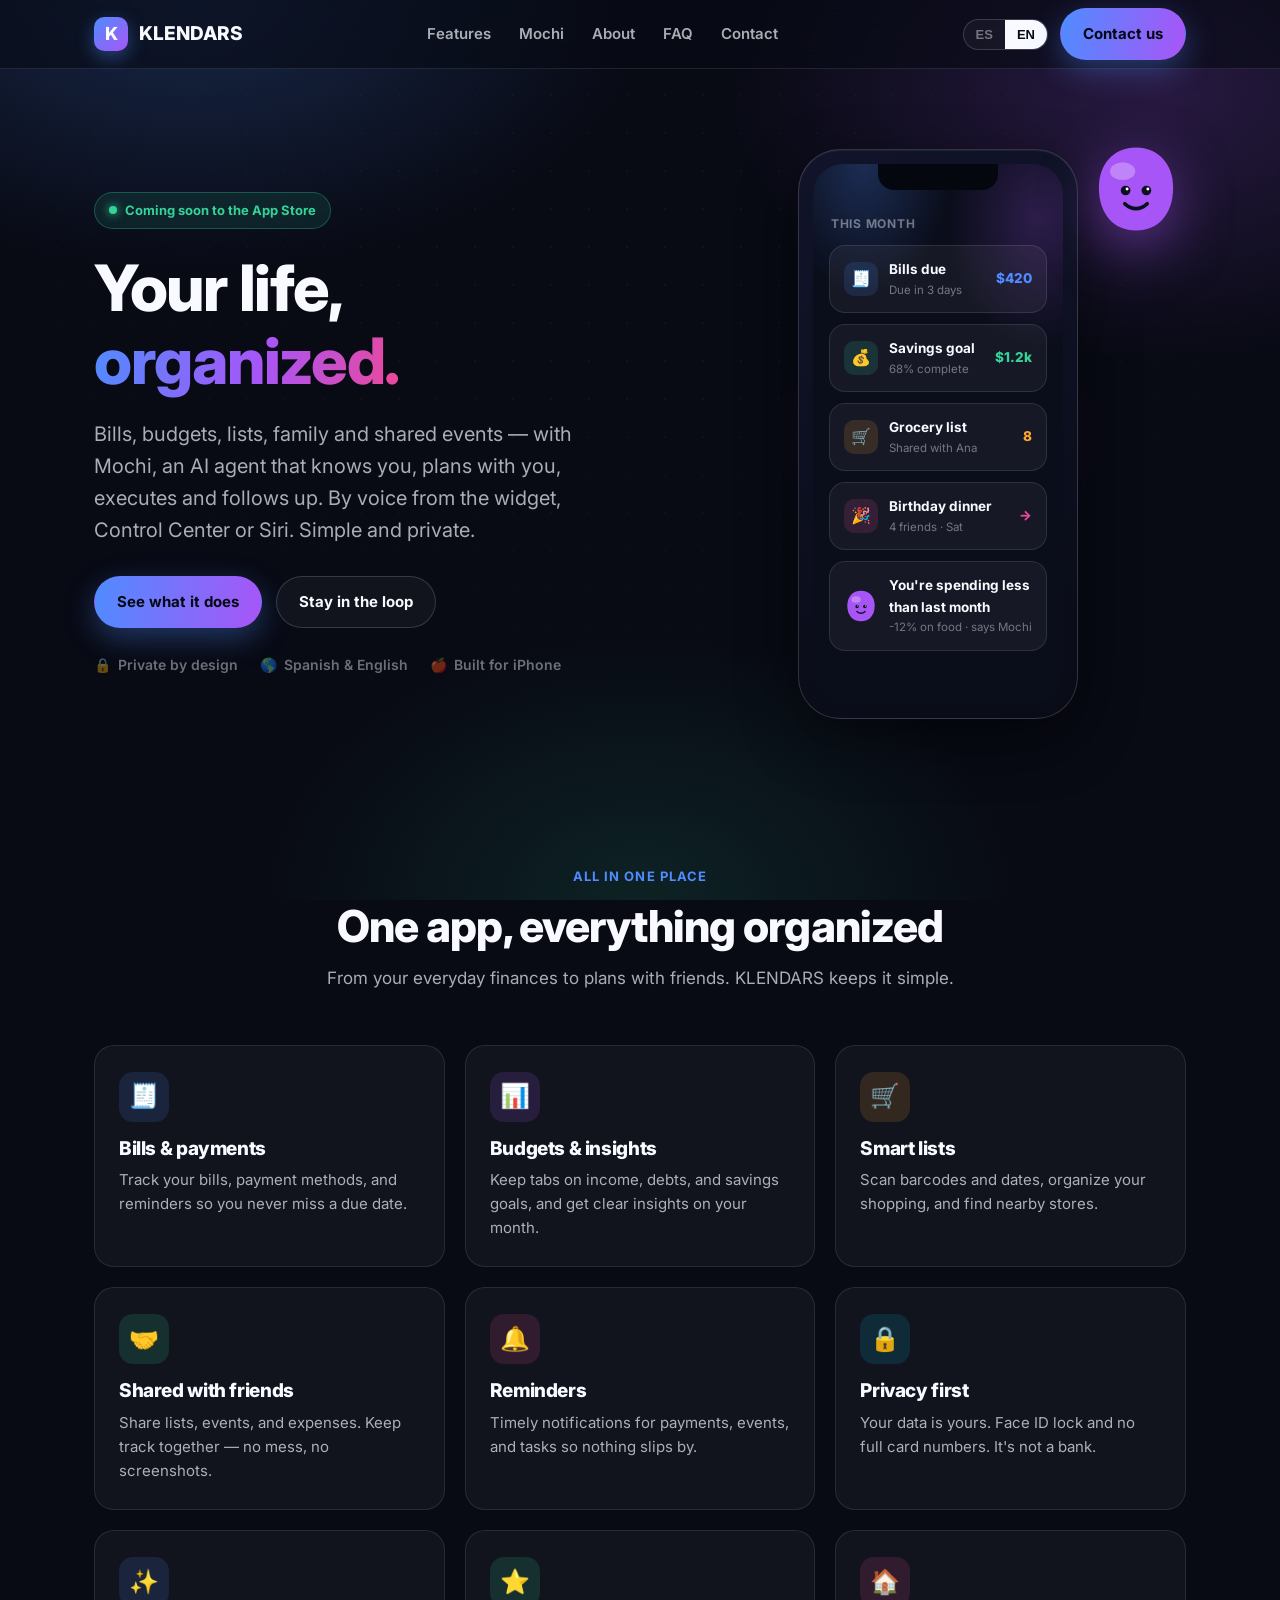
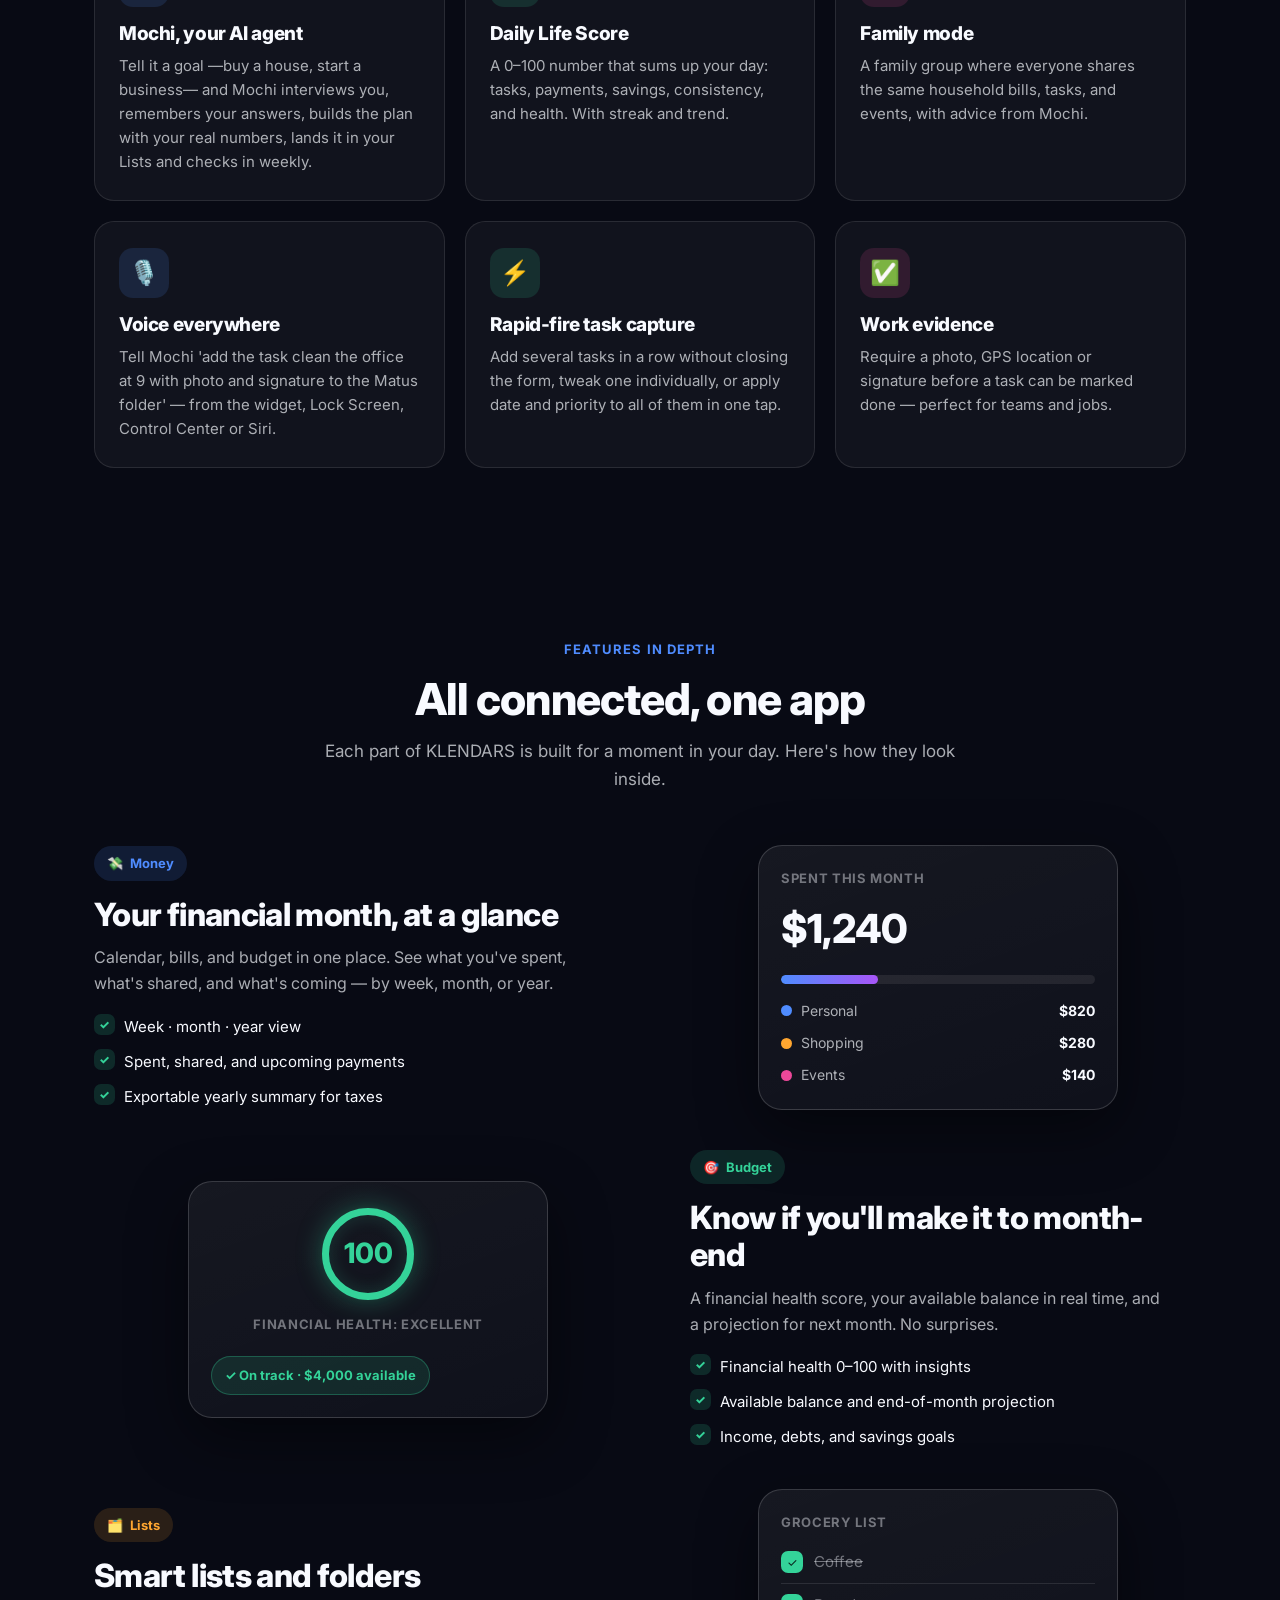
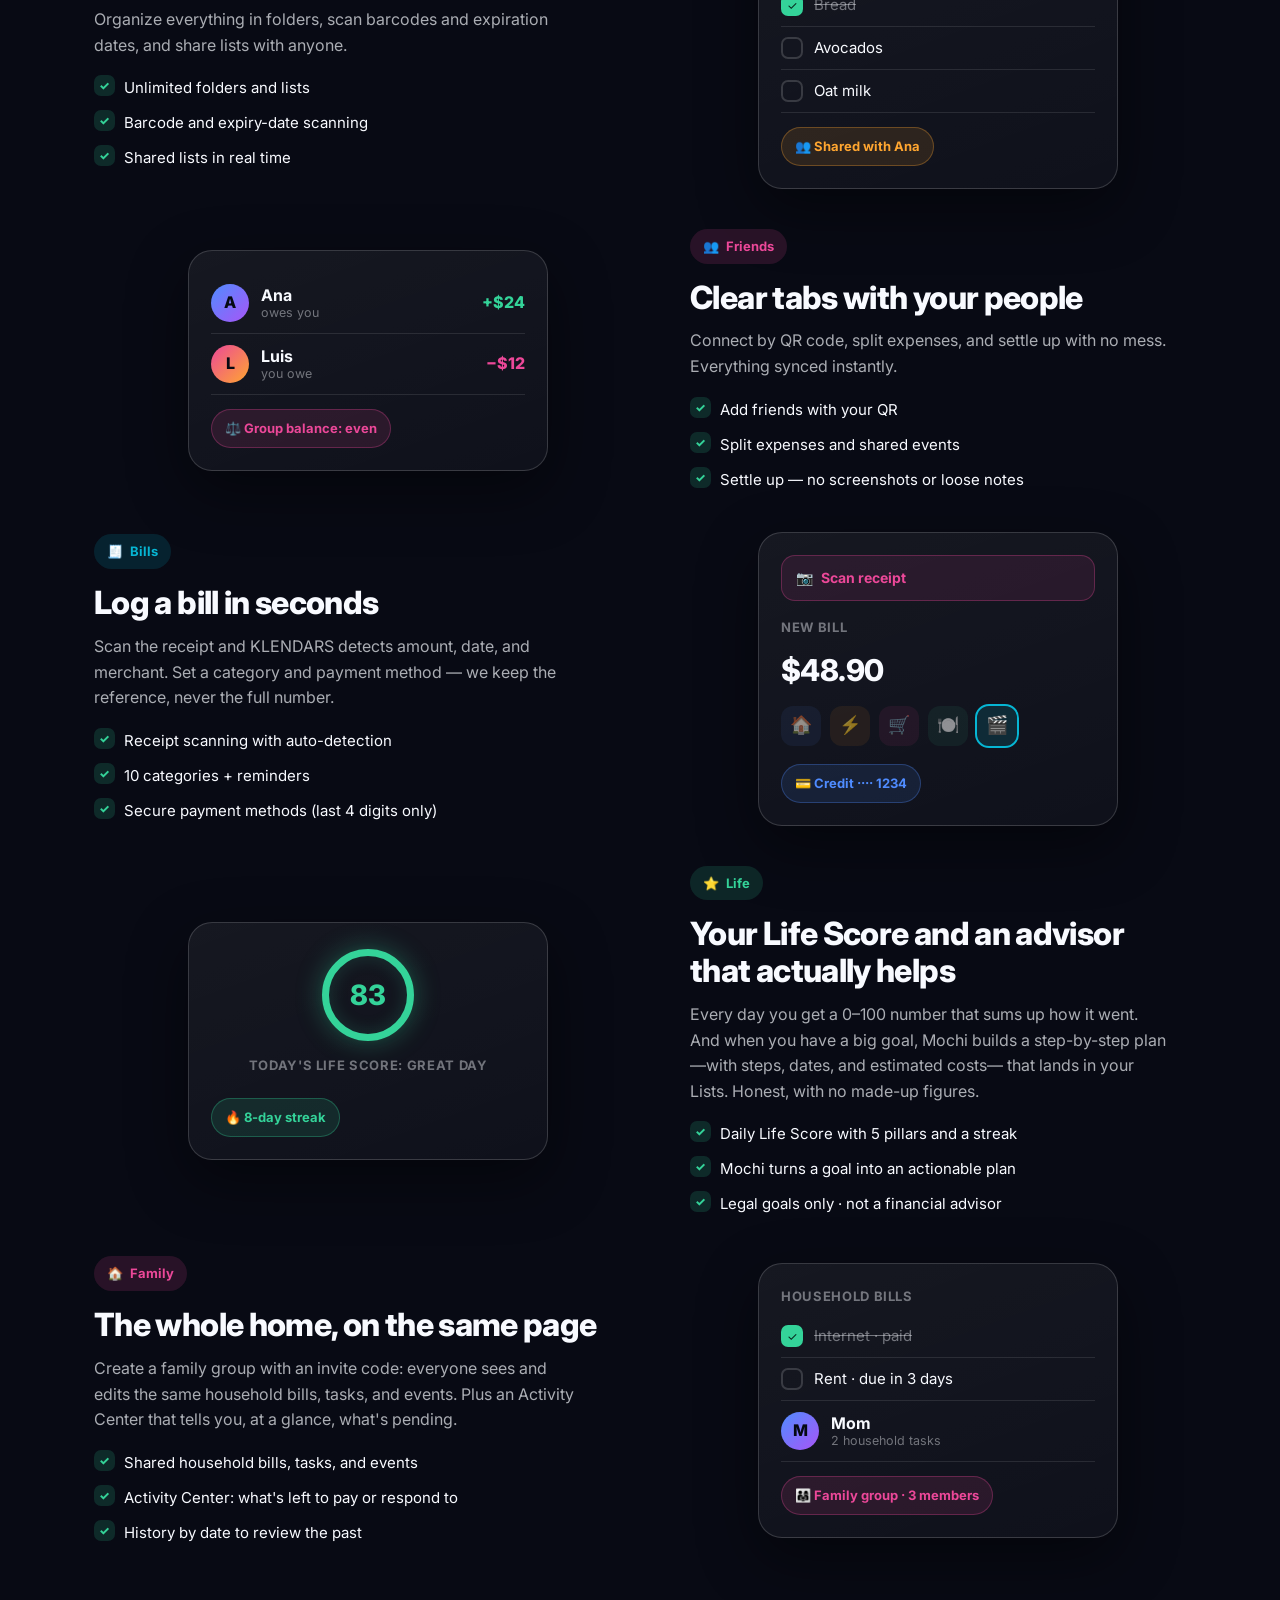
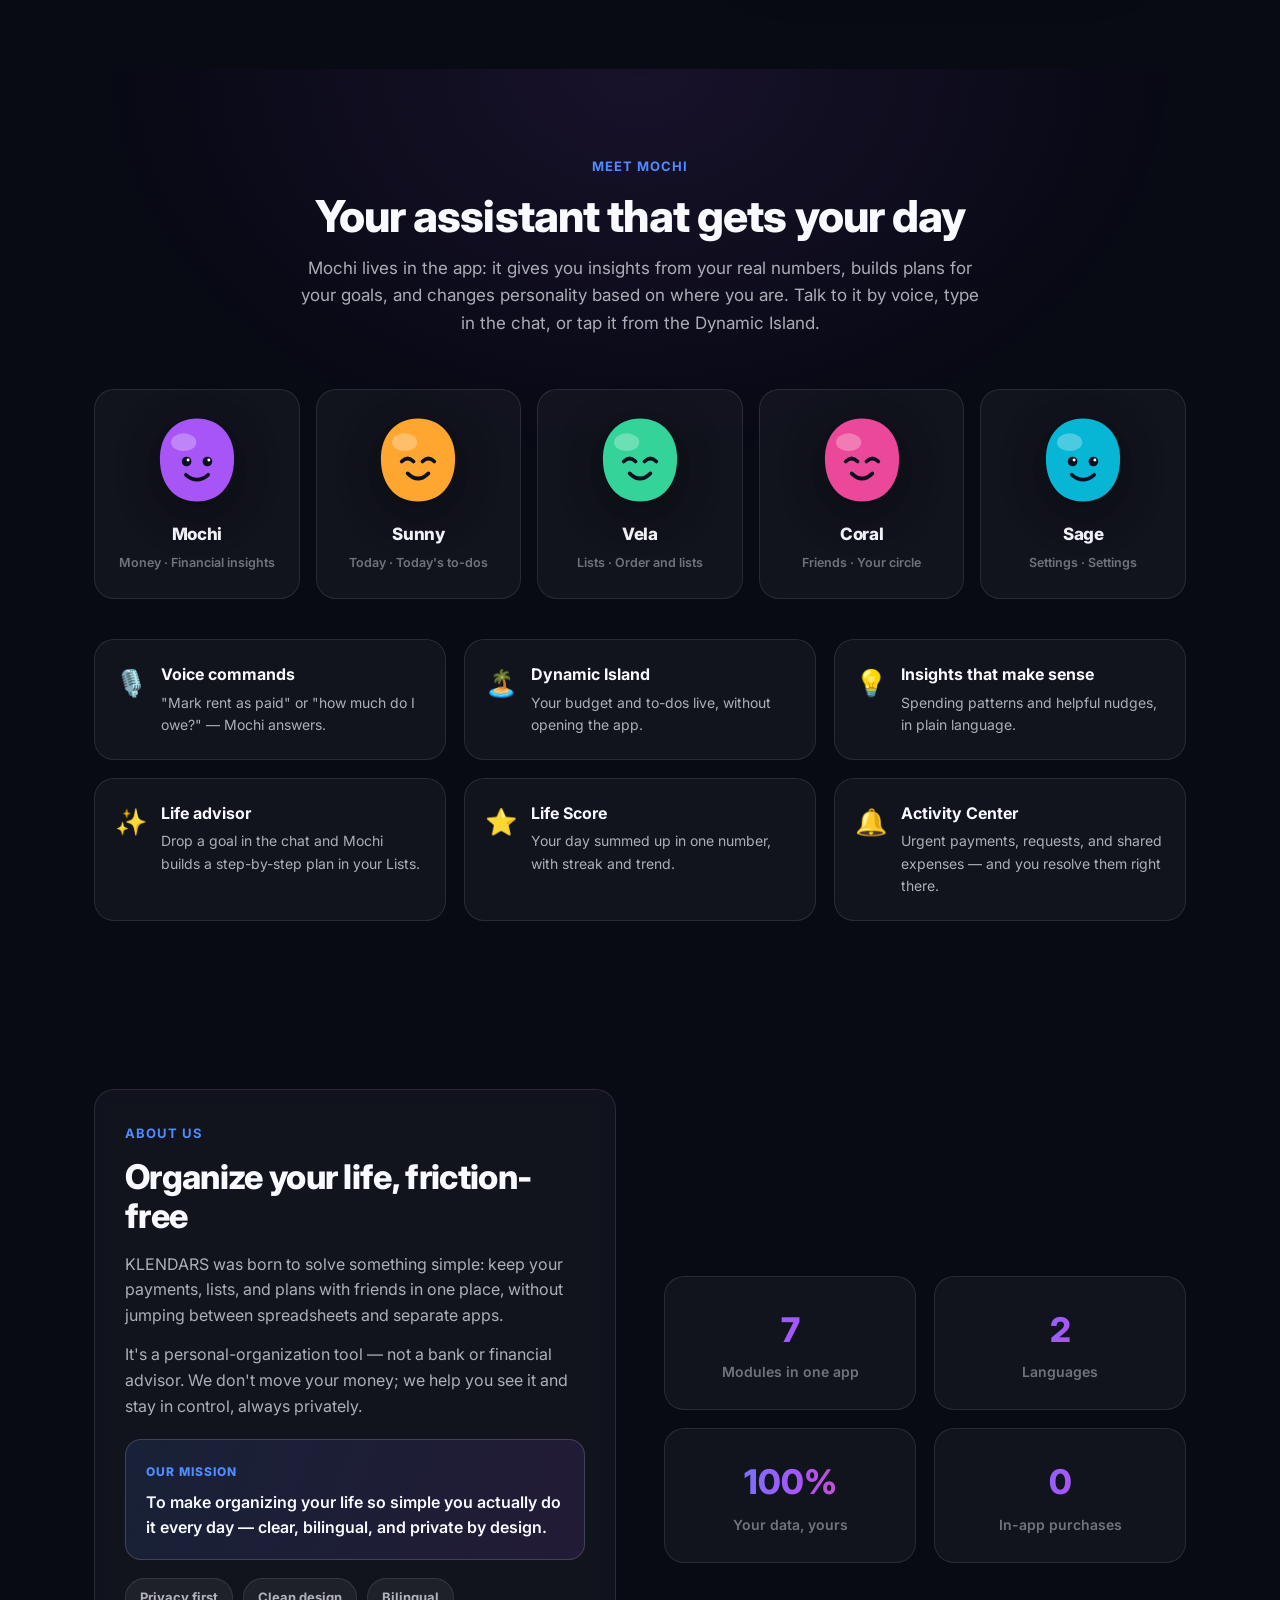
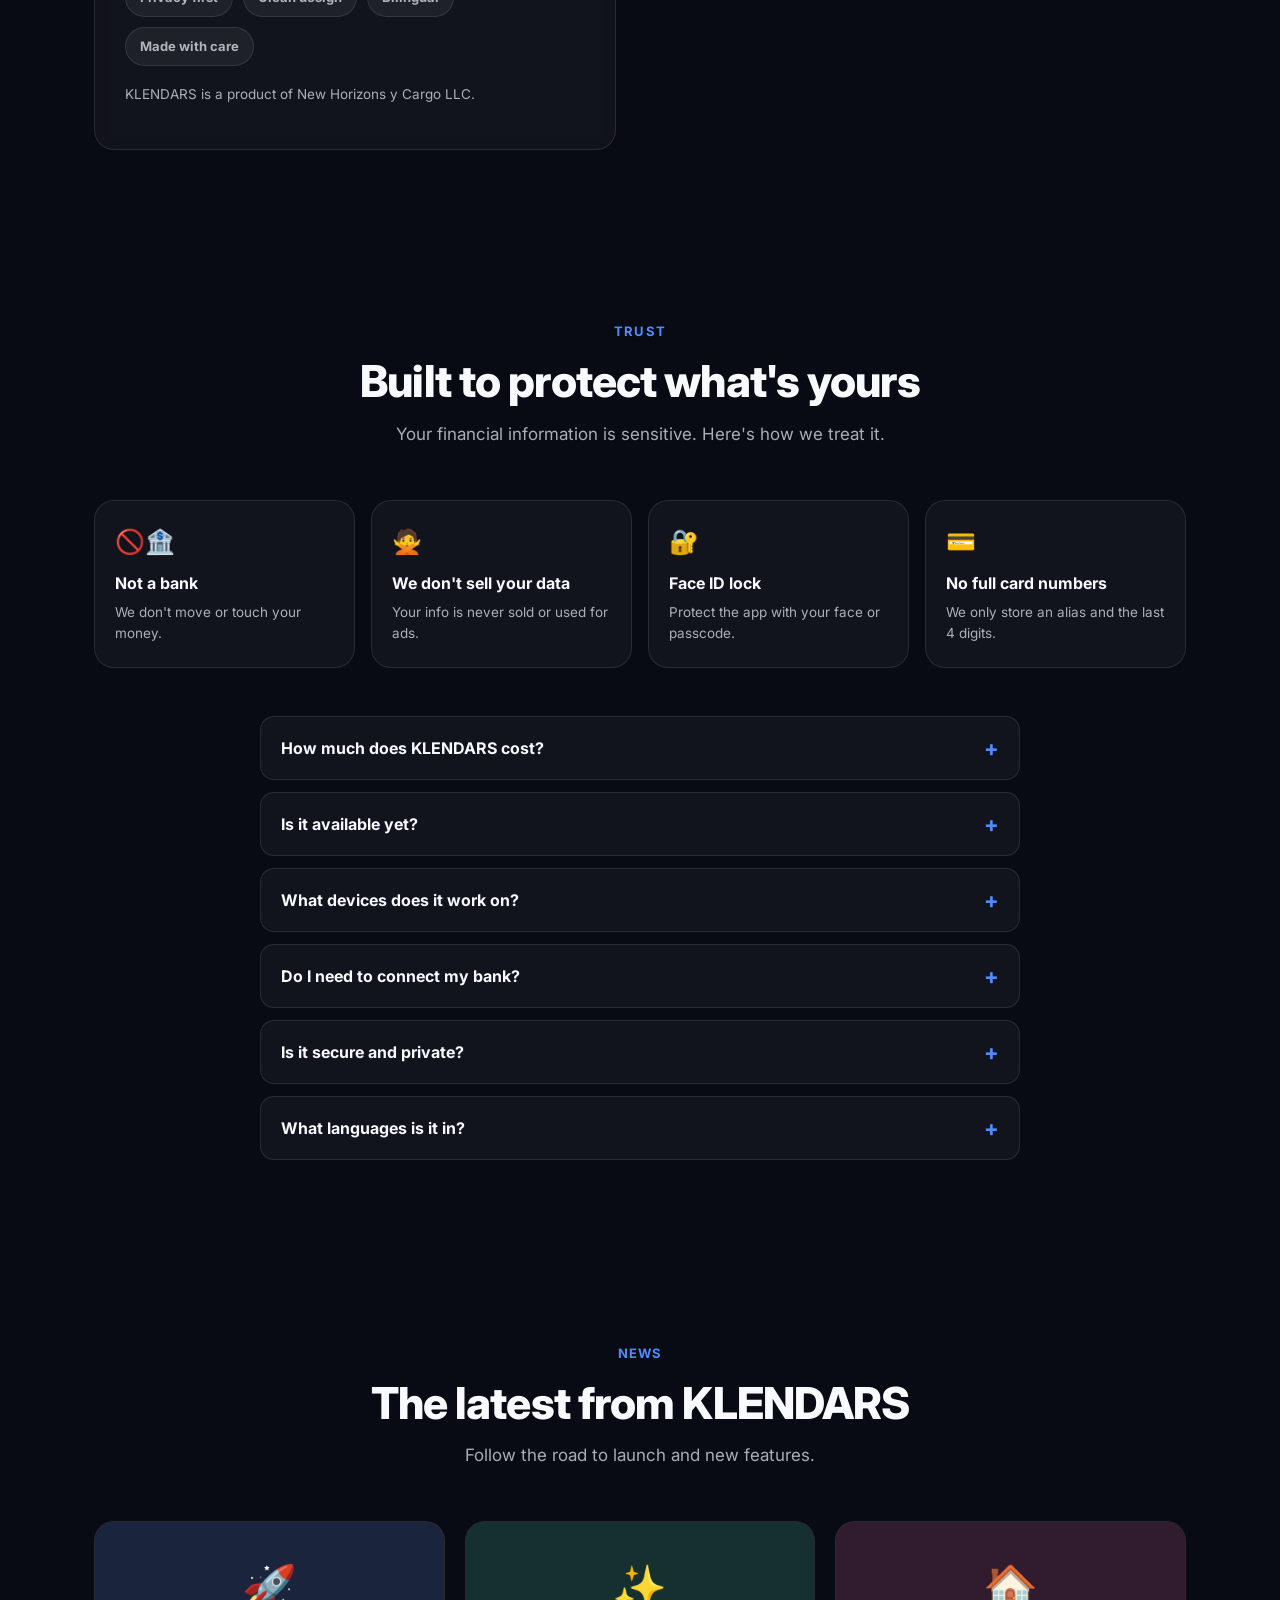
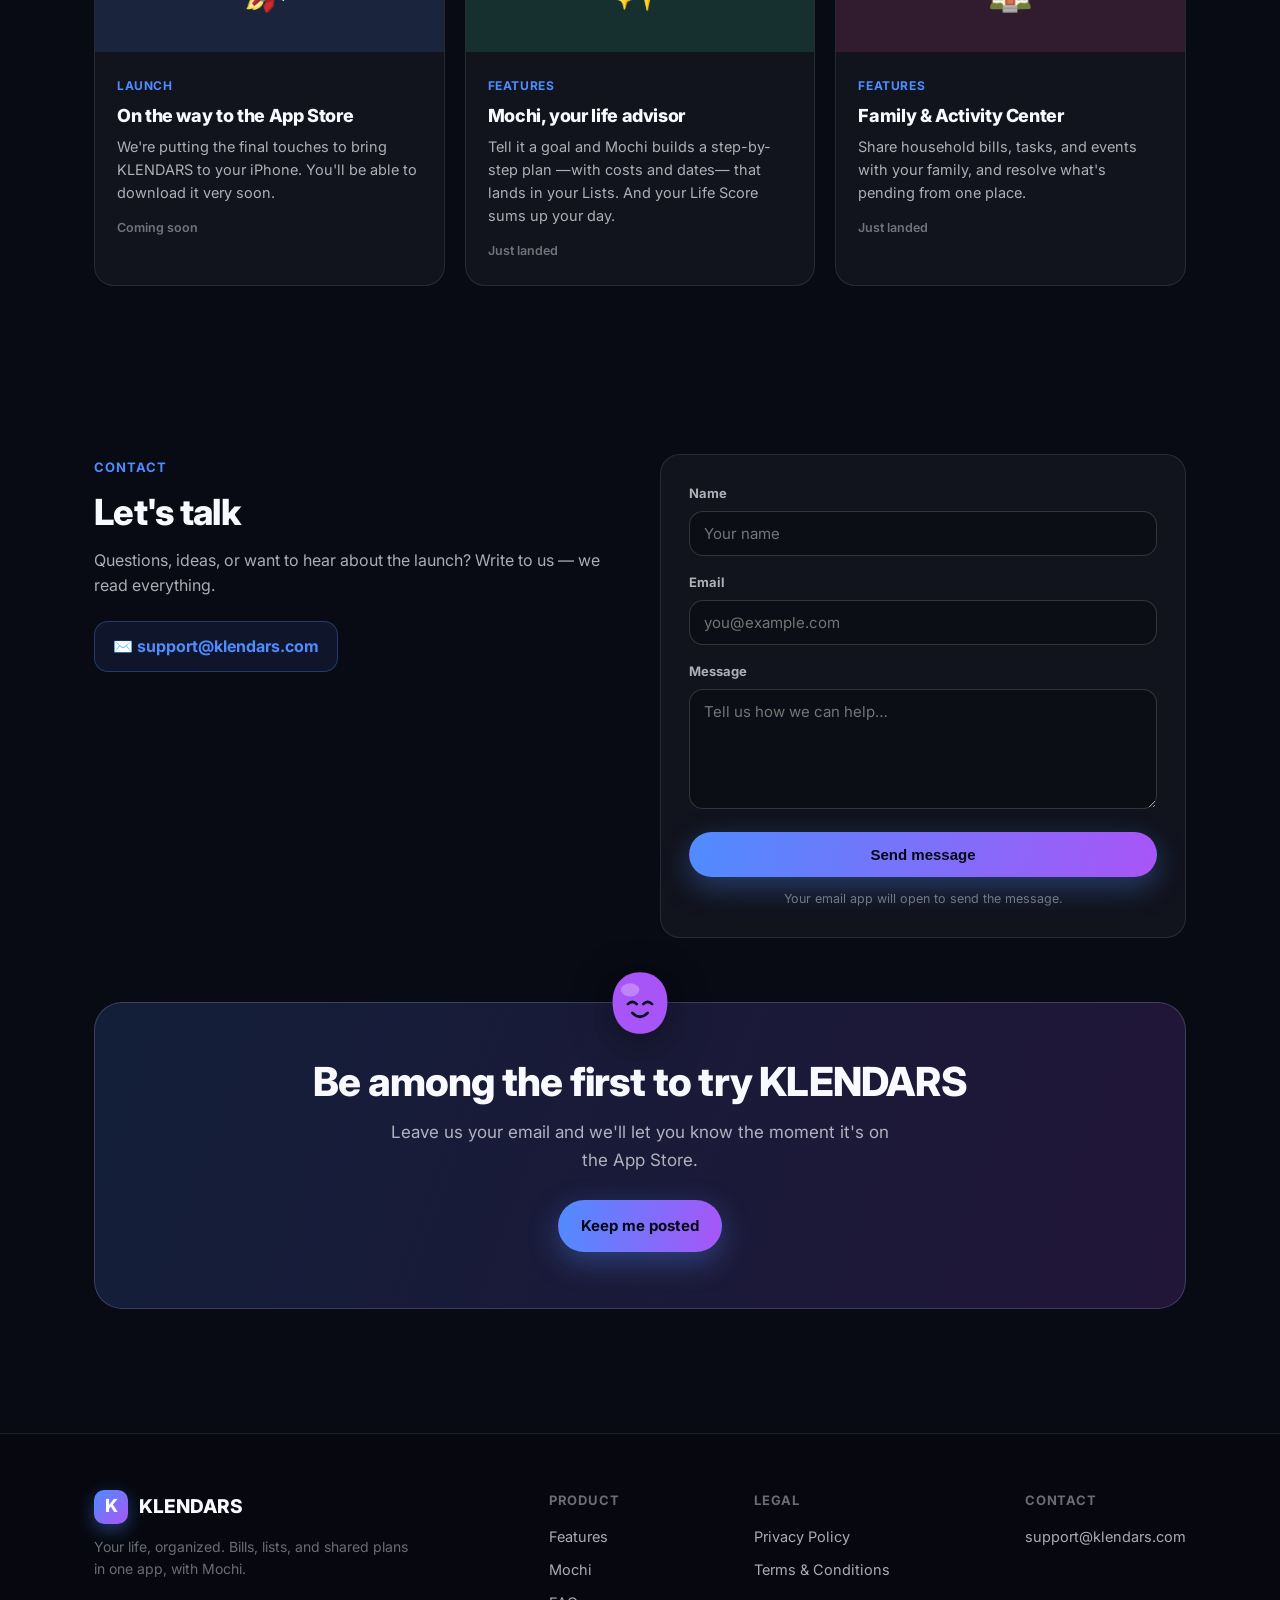
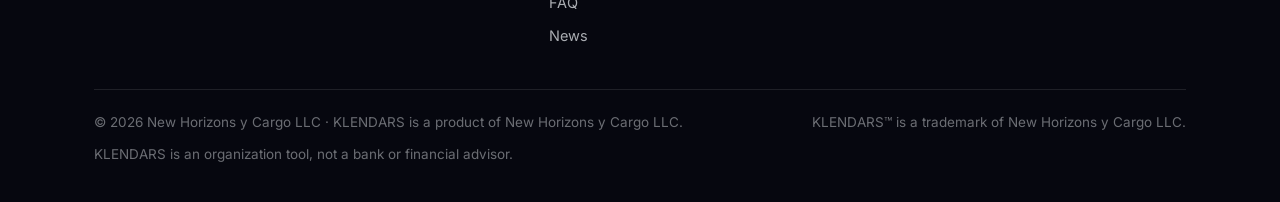
<file: index.html>
<!DOCTYPE html>
<html lang="es">
<head>
  <meta charset="UTF-8" />
  <meta name="viewport" content="width=device-width, initial-scale=1.0" />
  <title>KLENDARS — Tu vida, organizada</title>
  <meta name="description" content="KLENDARS: cuentas, presupuestos, listas, familia y eventos compartidos en una app, con Mochi —tu asesor de vida— y tu Life Score diario. Próximamente en la App Store." />
  <meta name="theme-color" content="#080A14" />

  <!-- Open Graph -->
  <meta property="og:title" content="KLENDARS — Tu vida, organizada" />
  <meta property="og:description" content="Cuentas, presupuestos, listas y eventos compartidos en una sola app, con Mochi, tu asistente. Próximamente en la App Store." />
  <meta property="og:type" content="website" />
  <meta property="og:url" content="https://klendars.com" />

  <link rel="icon" href="data:image/svg+xml,<svg xmlns='http://www.w3.org/2000/svg' viewBox='0 0 100 100'><rect width='100' height='100' rx='24' fill='%234F8CFF'/><text x='50' y='70' font-size='58' text-anchor='middle' fill='white' font-family='Arial'>K</text></svg>" />
  <link rel="preconnect" href="https://fonts.googleapis.com" />
  <link rel="preconnect" href="https://fonts.gstatic.com" crossorigin />
  <link href="https://fonts.googleapis.com/css2?family=Inter:wght@400;600;700;800&display=swap" rel="stylesheet" />
  <link rel="stylesheet" href="styles.css?v=20260606" />
</head>
<body>
  <div class="aurora"></div>

  <!-- ============ MOCHI SVG (reutilizable) ============ -->
  <svg width="0" height="0" style="position:absolute" aria-hidden="true">
    <symbol id="mochi" viewBox="0 0 120 124">
      <path d="M60 6 C90 6 110 28 110 60 C110 96 90 118 60 118 C30 118 10 96 10 60 C10 28 30 6 60 6 Z" fill="currentColor"/>
      <ellipse cx="42" cy="38" rx="17" ry="12" fill="rgba(255,255,255,.28)"/>
      <circle cx="46" cy="64" r="6.5" fill="#0b1020"/>
      <circle cx="74" cy="64" r="6.5" fill="#0b1020"/>
      <circle cx="48" cy="62" r="2" fill="#fff"/>
      <circle cx="76" cy="62" r="2" fill="#fff"/>
      <path d="M45 82 Q60 95 75 82" stroke="#0b1020" stroke-width="5" fill="none" stroke-linecap="round"/>
    </symbol>
    <symbol id="mochi-happy" viewBox="0 0 120 124">
      <path d="M60 6 C90 6 110 28 110 60 C110 96 90 118 60 118 C30 118 10 96 10 60 C10 28 30 6 60 6 Z" fill="currentColor"/>
      <ellipse cx="42" cy="38" rx="17" ry="12" fill="rgba(255,255,255,.28)"/>
      <path d="M38 64 Q46 56 54 64" stroke="#0b1020" stroke-width="5" fill="none" stroke-linecap="round"/>
      <path d="M66 64 Q74 56 82 64" stroke="#0b1020" stroke-width="5" fill="none" stroke-linecap="round"/>
      <path d="M46 80 Q60 94 74 80" stroke="#0b1020" stroke-width="5" fill="none" stroke-linecap="round"/>
    </symbol>
  </svg>

  <!-- ============ NAV ============ -->
  <header class="nav">
    <div class="container nav-inner">
      <a href="#" class="brand">
        <span class="logo">K</span> KLENDARS
      </a>
      <nav class="nav-links" id="navLinks">
        <a href="#features" data-i18n="nav.features">Funciones</a>
        <a href="#mochi-sec" data-i18n="nav.mochi">Mochi</a>
        <a href="#about" data-i18n="nav.about">Quiénes somos</a>
        <a href="#faq" data-i18n="nav.faq">FAQ</a>
        <a href="#contact" data-i18n="nav.contact">Contacto</a>
      </nav>
      <div class="nav-actions">
        <div class="lang-toggle" role="group" aria-label="Idioma / Language">
          <button data-lang="es" class="active">ES</button>
          <button data-lang="en">EN</button>
        </div>
        <a href="#contact" class="btn btn-primary" data-i18n="nav.cta">Contáctanos</a>
        <button class="nav-toggle" id="navToggle" aria-label="Menú">☰</button>
      </div>
    </div>
  </header>

  <main>
    <!-- ============ HERO ============ -->
    <section class="hero">
      <div class="container hero-grid">
        <div class="hero-copy reveal">
          <span class="badge-soon"><span class="dot"></span><span data-i18n="hero.badge">Próximamente en la App Store</span></span>
          <h1><span data-i18n="hero.title1">Tu vida,</span> <span class="gradient-text" data-i18n="hero.title2">organizada.</span></h1>
          <p class="lead" data-i18n="hero.lead">Cuentas, presupuestos, listas, familia y eventos compartidos — con Mochi, un agente de IA que te conoce, planea contigo, ejecuta y te da seguimiento. Por voz desde el widget, Control Center o Siri. Simple y privada.</p>
          <div class="hero-cta">
            <a href="#features" class="btn btn-primary" data-i18n="hero.cta1">Descubre qué hace</a>
            <a href="#contact" class="btn btn-ghost" data-i18n="hero.cta2">Mantente al tanto</a>
          </div>
          <div class="hero-trust">
            <span>🔒 <span data-i18n="hero.trust1">Privada por diseño</span></span>
            <span>🌎 <span data-i18n="hero.trust2">Español e inglés</span></span>
            <span>🍎 <span data-i18n="hero.trust3">Para iPhone</span></span>
          </div>
        </div>

        <div class="phone-wrap reveal">
          <div class="phone-glow"></div>
          <svg class="mochi-float" style="color:var(--accent)" aria-hidden="true"><use href="#mochi"/></svg>
          <div class="phone">
            <div class="notch"></div>
            <div class="phone-screen">
              <div class="mock-h" data-i18n="mock.title">Resumen del mes</div>
              <div class="mock-card">
                <div class="mock-ic tint-blue">🧾</div>
                <div><div class="t" data-i18n="mock.bill">Cuentas por pagar</div><div class="s" data-i18n="mock.bill.s">Vence en 3 días</div></div>
                <div class="amt" style="color:var(--primary)">$420</div>
              </div>
              <div class="mock-card">
                <div class="mock-ic tint-green">💰</div>
                <div><div class="t" data-i18n="mock.save">Meta de ahorro</div><div class="s" data-i18n="mock.save.s">68% completada</div></div>
                <div class="amt" style="color:var(--lime)">$1.2k</div>
              </div>
              <div class="mock-card">
                <div class="mock-ic tint-amber">🛒</div>
                <div><div class="t" data-i18n="mock.list">Lista del súper</div><div class="s" data-i18n="mock.list.s">Compartida con Ana</div></div>
                <div class="amt" style="color:var(--amber)">8</div>
              </div>
              <div class="mock-card">
                <div class="mock-ic tint-magenta">🎉</div>
                <div><div class="t" data-i18n="mock.event">Cena de cumpleaños</div><div class="s" data-i18n="mock.event.s">4 amigos · sáb</div></div>
                <div class="amt" style="color:var(--magenta)">→</div>
              </div>
              <div class="mock-card mock-mochi">
                <svg class="mock-blob" style="color:var(--accent)" aria-hidden="true"><use href="#mochi"/></svg>
                <div><div class="t" data-i18n="mock.insight">Gastas menos que el mes pasado</div><div class="s" data-i18n="mock.insight.s">-12% en comida · dice Mochi</div></div>
              </div>
            </div>
          </div>
        </div>
      </div>
    </section>

    <!-- ============ FEATURES (overview) ============ -->
    <section id="features">
      <div class="container">
        <div class="section-head reveal">
          <span class="eyebrow" data-i18n="features.eyebrow">Todo en un lugar</span>
          <h2 data-i18n="features.title">Una app, todo organizado</h2>
          <p data-i18n="features.sub">Desde tus finanzas del día a día hasta los planes con amigos. KLENDARS lo mantiene simple.</p>
        </div>
        <div class="features-grid">
          <div class="feature reveal">
            <div class="ic tint-blue">🧾</div>
            <h3 data-i18n="feat.finance.t">Cuentas y pagos</h3>
            <p data-i18n="feat.finance.d">Registra tus cuentas, métodos de pago y recordatorios para no olvidar ningún vencimiento.</p>
          </div>
          <div class="feature reveal">
            <div class="ic tint-purple">📊</div>
            <h3 data-i18n="feat.budget.t">Presupuestos e ideas</h3>
            <p data-i18n="feat.budget.d">Lleva ingresos, deudas y metas de ahorro, y recibe ideas claras sobre cómo va tu mes.</p>
          </div>
          <div class="feature reveal">
            <div class="ic tint-amber">🛒</div>
            <h3 data-i18n="feat.lists.t">Listas inteligentes</h3>
            <p data-i18n="feat.lists.d">Escanea códigos de barras y fechas, organiza tus compras y encuentra tiendas cercanas.</p>
          </div>
          <div class="feature reveal">
            <div class="ic tint-green">🤝</div>
            <h3 data-i18n="feat.shared.t">Compartido con amigos</h3>
            <p data-i18n="feat.shared.d">Comparte listas, eventos y gastos. Lleven juntos la cuenta sin enredos ni capturas de pantalla.</p>
          </div>
          <div class="feature reveal">
            <div class="ic tint-magenta">🔔</div>
            <h3 data-i18n="feat.remind.t">Recordatorios</h3>
            <p data-i18n="feat.remind.d">Notificaciones a tiempo para pagos, eventos y tareas, para que nada se te escape.</p>
          </div>
          <div class="feature reveal">
            <div class="ic tint-cyan">🔒</div>
            <h3 data-i18n="feat.privacy.t">Privacidad primero</h3>
            <p data-i18n="feat.privacy.d">Tus datos son tuyos. Bloqueo con Face ID y sin números de tarjeta completos. No es un banco.</p>
          </div>
          <div class="feature reveal">
            <div class="ic tint-blue">✨</div>
            <h3 data-i18n="feat.advisor.t">Mochi, tu agente de IA</h3>
            <p data-i18n="feat.advisor.d">Cuéntale una meta —comprar casa, emprender— y Mochi te entrevista, recuerda tus datos, arma el plan con tus números reales, lo baja a tus Listas y te hace check-in cada semana.</p>
          </div>
          <div class="feature reveal">
            <div class="ic tint-green">⭐</div>
            <h3 data-i18n="feat.score.t">Life Score diario</h3>
            <p data-i18n="feat.score.d">Un número del 0 al 100 que resume tu día: tareas, pagos, ahorro, consistencia y salud. Con racha y tendencia.</p>
          </div>
          <div class="feature reveal">
            <div class="ic tint-magenta">🏠</div>
            <h3 data-i18n="feat.family.t">Modo Familia</h3>
            <p data-i18n="feat.family.d">Un grupo familiar donde todos comparten los mismos pagos, tareas y eventos del hogar, con consejos de Mochi.</p>
          </div>
          <div class="feature reveal">
            <div class="ic tint-blue">🎙️</div>
            <h3 data-i18n="feat.voice.t">Voz en todo el sistema</h3>
            <p data-i18n="feat.voice.d">Dile a Mochi "agrega a la carpeta Matus la tarea limpiar oficina a las 9 con foto y firma" — desde el widget, la pantalla de bloqueo, Control Center o Siri.</p>
          </div>
          <div class="feature reveal">
            <div class="ic tint-green">⚡</div>
            <h3 data-i18n="feat.batch.t">Captura tareas en ráfaga</h3>
            <p data-i18n="feat.batch.d">Agrega varias tareas seguidas sin cerrar el formulario, ajusta una en particular o aplica fecha y prioridad a todas de un toque.</p>
          </div>
          <div class="feature reveal">
            <div class="ic tint-magenta">✅</div>
            <h3 data-i18n="feat.evidence.t">Evidencias de trabajo</h3>
            <p data-i18n="feat.evidence.d">Exige foto, ubicación GPS o firma antes de poder marcar una tarea como hecha — ideal para equipos y encargos.</p>
          </div>
        </div>
      </div>
    </section>

    <!-- ============ DEEP FEATURES (funciones a fondo) ============ -->
    <section id="deep">
      <div class="container">
        <div class="section-head reveal">
          <span class="eyebrow" data-i18n="deep.eyebrow">Funciones a fondo</span>
          <h2 data-i18n="deep.title">Todo conectado, una sola app</h2>
          <p data-i18n="deep.sub">Cada parte de KLENDARS está pensada para un momento de tu día. Así se ven por dentro.</p>
        </div>

        <!-- 1. Money / Calendario -->
        <div class="deep-row reveal">
          <div class="deep-text">
            <span class="deep-tag tint-blue">💸 <span data-i18n="deep.money.tag">Money</span></span>
            <h3 data-i18n="deep.money.t">Tu mes financiero, de un vistazo</h3>
            <p data-i18n="deep.money.d">Calendario, facturas y presupuesto en un mismo lugar. Mira lo gastado, lo compartido y lo que viene — por semana, mes o año.</p>
            <ul class="deep-list">
              <li data-i18n="deep.money.l1">Vista semana · mes · año</li>
              <li data-i18n="deep.money.l2">Gastado, compartido y próximos pagos</li>
              <li data-i18n="deep.money.l3">Resumen anual exportable para impuestos</li>
            </ul>
          </div>
          <div class="deep-visual">
            <div class="mini-card">
              <div class="mini-h" data-i18n="deep.money.mh">Gastado este mes</div>
              <div class="mini-amt">$1,240</div>
              <div class="mini-bar"><span style="width:31%"></span></div>
              <div class="mini-rows">
                <div><span class="dotc tint-blue"></span><span data-i18n="deep.money.r1">Personal</span><b>$820</b></div>
                <div><span class="dotc tint-amber"></span><span data-i18n="deep.money.r2">Compras</span><b>$280</b></div>
                <div><span class="dotc tint-magenta"></span><span data-i18n="deep.money.r3">Eventos</span><b>$140</b></div>
              </div>
            </div>
          </div>
        </div>

        <!-- 2. Presupuesto / salud financiera -->
        <div class="deep-row reverse reveal">
          <div class="deep-text">
            <span class="deep-tag tint-green">🎯 <span data-i18n="deep.budget.tag">Presupuesto</span></span>
            <h3 data-i18n="deep.budget.t">Sabe si llegas a fin de mes</h3>
            <p data-i18n="deep.budget.d">Un puntaje de salud financiera, tu disponible en tiempo real y una proyección del próximo mes. Sin sorpresas.</p>
            <ul class="deep-list">
              <li data-i18n="deep.budget.l1">Salud financiera 0–100 con insights</li>
              <li data-i18n="deep.budget.l2">Disponible y proyección al cierre</li>
              <li data-i18n="deep.budget.l3">Ingresos, deudas y metas de ahorro</li>
            </ul>
          </div>
          <div class="deep-visual">
            <div class="mini-card">
              <div class="health-ring"><div class="ring-num">100</div></div>
              <div class="mini-h center" data-i18n="deep.budget.mh">Salud financiera: Excelente</div>
              <div class="mini-pill green" data-i18n="deep.budget.pill">✓ En ruta · $4,000 disponible</div>
            </div>
          </div>
        </div>

        <!-- 3. Listas -->
        <div class="deep-row reveal">
          <div class="deep-text">
            <span class="deep-tag tint-amber">🗂️ <span data-i18n="deep.lists.tag">Listas</span></span>
            <h3 data-i18n="deep.lists.t">Listas inteligentes y carpetas</h3>
            <p data-i18n="deep.lists.d">Organiza todo por carpetas, escanea códigos de barras y fechas de caducidad, y comparte listas con quien quieras.</p>
            <ul class="deep-list">
              <li data-i18n="deep.lists.l1">Carpetas y listas ilimitadas</li>
              <li data-i18n="deep.lists.l2">Escaneo de código de barras y caducidad</li>
              <li data-i18n="deep.lists.l3">Listas compartidas en tiempo real</li>
            </ul>
          </div>
          <div class="deep-visual">
            <div class="mini-card">
              <div class="mini-h" data-i18n="deep.lists.mh">Lista del súper</div>
              <div class="check-row done"><span class="cbox">✓</span><span data-i18n="deep.lists.i1">Café</span></div>
              <div class="check-row done"><span class="cbox">✓</span><span data-i18n="deep.lists.i2">Pan</span></div>
              <div class="check-row"><span class="cbox"></span><span data-i18n="deep.lists.i3">Aguacates</span></div>
              <div class="check-row"><span class="cbox"></span><span data-i18n="deep.lists.i4">Leche de avena</span></div>
              <div class="mini-pill amber" data-i18n="deep.lists.pill">👥 Compartida con Ana</div>
            </div>
          </div>
        </div>

        <!-- 4. Amigos / gastos compartidos -->
        <div class="deep-row reverse reveal">
          <div class="deep-text">
            <span class="deep-tag tint-magenta">👥 <span data-i18n="deep.friends.tag">Amigos</span></span>
            <h3 data-i18n="deep.friends.t">Cuentas claras con tu gente</h3>
            <p data-i18n="deep.friends.d">Conecta por código QR, divide gastos y salda cuentas sin enredos. Todo sincronizado al instante.</p>
            <ul class="deep-list">
              <li data-i18n="deep.friends.l1">Agrega amigos con tu QR</li>
              <li data-i18n="deep.friends.l2">Divide gastos y eventos compartidos</li>
              <li data-i18n="deep.friends.l3">Salda cuentas — sin capturas ni notas sueltas</li>
            </ul>
          </div>
          <div class="deep-visual">
            <div class="mini-card">
              <div class="friend-row"><span class="av">A</span><div><b>Ana</b><span data-i18n="deep.friends.r1">te debe</span></div><span class="bal pos">+$24</span></div>
              <div class="friend-row"><span class="av av2">L</span><div><b>Luis</b><span data-i18n="deep.friends.r2">le debes</span></div><span class="bal neg">−$12</span></div>
              <div class="mini-pill magenta" data-i18n="deep.friends.pill">⚖️ Saldo del grupo: equilibrado</div>
            </div>
          </div>
        </div>

        <!-- 5. Facturas / escaneo -->
        <div class="deep-row reveal">
          <div class="deep-text">
            <span class="deep-tag tint-cyan">🧾 <span data-i18n="deep.bills.tag">Facturas</span></span>
            <h3 data-i18n="deep.bills.t">Registra una factura en segundos</h3>
            <p data-i18n="deep.bills.d">Escanea el recibo y KLENDARS detecta monto, fecha y comercio. Asigna categoría y método de pago — guardamos la referencia, nunca el número completo.</p>
            <ul class="deep-list">
              <li data-i18n="deep.bills.l1">Escaneo de recibo con detección automática</li>
              <li data-i18n="deep.bills.l2">10 categorías + recordatorios</li>
              <li data-i18n="deep.bills.l3">Métodos de pago seguros (solo últimos 4 dígitos)</li>
            </ul>
          </div>
          <div class="deep-visual">
            <div class="mini-card">
              <div class="scan-banner">📷 <span data-i18n="deep.bills.scan">Escanear recibo</span></div>
              <div class="mini-h" data-i18n="deep.bills.mh">Nueva factura</div>
              <div class="mini-amt small">$48.90</div>
              <div class="cat-row">
                <span class="cat tint-blue">🏠</span><span class="cat tint-amber">⚡</span>
                <span class="cat tint-magenta">🛒</span><span class="cat tint-green">🍽️</span>
                <span class="cat tint-cyan active">🎬</span>
              </div>
              <div class="mini-pill blue" data-i18n="deep.bills.pill">💳 Crédito ···· 1234</div>
            </div>
          </div>
        </div>

        <!-- 6. Vida con Mochi: Life Score + asesor -->
        <div class="deep-row reverse reveal">
          <div class="deep-text">
            <span class="deep-tag tint-green">⭐ <span data-i18n="deep.life.tag">Vida</span></span>
            <h3 data-i18n="deep.life.t">Tu Life Score y un asesor que sí ayuda</h3>
            <p data-i18n="deep.life.d">Cada día recibes un número del 0 al 100 que resume cómo te fue. Y cuando tienes una meta grande, Mochi te arma un plan paso a paso —con pasos, fechas y costos estimados— que baja a tus Listas. Honesto y sin inventar cifras.</p>
            <ul class="deep-list">
              <li data-i18n="deep.life.l1">Life Score diario con 5 pilares y racha</li>
              <li data-i18n="deep.life.l2">Mochi convierte una meta en un plan accionable</li>
              <li data-i18n="deep.life.l3">Solo metas legales · no es asesor financiero</li>
            </ul>
          </div>
          <div class="deep-visual">
            <div class="mini-card">
              <div class="health-ring"><div class="ring-num">83</div></div>
              <div class="mini-h center" data-i18n="deep.life.mh">Life Score de hoy: Gran día</div>
              <div class="mini-pill green" data-i18n="deep.life.pill">🔥 Racha de 8 días</div>
            </div>
          </div>
        </div>

        <!-- 7. Familia -->
        <div class="deep-row reveal">
          <div class="deep-text">
            <span class="deep-tag tint-magenta">🏠 <span data-i18n="deep.family.tag">Familia</span></span>
            <h3 data-i18n="deep.family.t">El hogar, en la misma página</h3>
            <p data-i18n="deep.family.d">Crea un grupo familiar con un código de invitación: todos ven y editan los mismos pagos, tareas y eventos del hogar. Más un Centro de Actividad que te dice, de un vistazo, qué está pendiente.</p>
            <ul class="deep-list">
              <li data-i18n="deep.family.l1">Pagos, tareas y eventos del hogar compartidos</li>
              <li data-i18n="deep.family.l2">Centro de Actividad: qué falta por pagar o responder</li>
              <li data-i18n="deep.family.l3">Historial por fecha para revisar el pasado</li>
            </ul>
          </div>
          <div class="deep-visual">
            <div class="mini-card">
              <div class="mini-h" data-i18n="deep.family.mh">Pagos del hogar</div>
              <div class="check-row done"><span class="cbox">✓</span><span data-i18n="deep.family.i1">Internet · pagado</span></div>
              <div class="check-row"><span class="cbox"></span><span data-i18n="deep.family.i2">Renta · vence en 3 días</span></div>
              <div class="friend-row"><span class="av">M</span><div><b data-i18n="deep.family.r1">Mamá</b><span data-i18n="deep.family.r2">2 tareas del hogar</span></div></div>
              <div class="mini-pill magenta" data-i18n="deep.family.pill">👨‍👩‍👧 Grupo familiar · 3 miembros</div>
            </div>
          </div>
        </div>
      </div>
    </section>

    <!-- ============ MOCHI ============ -->
    <section id="mochi-sec" class="mochi-section">
      <div class="container">
        <div class="section-head reveal">
          <span class="eyebrow" data-i18n="mochi.eyebrow">Conoce a Mochi</span>
          <h2 data-i18n="mochi.title">Tu asistente que entiende tu día</h2>
          <p data-i18n="mochi.sub">Mochi vive en la app: te da ideas con tus números reales, te arma planes para tus metas y cambia de personalidad según dónde estés. Háblale por voz, escríbele en el chat o tócalo desde la Isla Dinámica.</p>
        </div>

        <div class="mochi-grid">
          <div class="mochi-card reveal">
            <svg class="mochi-blob lg" style="color:var(--accent)" aria-hidden="true"><use href="#mochi"/></svg>
            <h3>Mochi</h3>
            <span class="mochi-role" data-i18n="mochi.money">Money · Análisis financiero</span>
          </div>
          <div class="mochi-card reveal">
            <svg class="mochi-blob lg" style="color:var(--amber)" aria-hidden="true"><use href="#mochi-happy"/></svg>
            <h3>Sunny</h3>
            <span class="mochi-role" data-i18n="mochi.today">Today · Pendientes del día</span>
          </div>
          <div class="mochi-card reveal">
            <svg class="mochi-blob lg" style="color:var(--lime)" aria-hidden="true"><use href="#mochi-happy"/></svg>
            <h3>Vela</h3>
            <span class="mochi-role" data-i18n="mochi.lists">Lists · Orden y listas</span>
          </div>
          <div class="mochi-card reveal">
            <svg class="mochi-blob lg" style="color:var(--magenta)" aria-hidden="true"><use href="#mochi-happy"/></svg>
            <h3>Coral</h3>
            <span class="mochi-role" data-i18n="mochi.friends">Friends · Tu círculo</span>
          </div>
          <div class="mochi-card reveal">
            <svg class="mochi-blob lg" style="color:var(--cyan)" aria-hidden="true"><use href="#mochi"/></svg>
            <h3>Sage</h3>
            <span class="mochi-role" data-i18n="mochi.settings">Settings · Configuración</span>
          </div>
        </div>

        <div class="mochi-feats reveal">
          <div class="mochi-feat"><span>🎙️</span><div><b data-i18n="mochi.f1.t">Comandos de voz</b><p data-i18n="mochi.f1.d">"Marca la renta como pagada" o "¿cuánto debo?" — Mochi te responde.</p></div></div>
          <div class="mochi-feat"><span>🏝️</span><div><b data-i18n="mochi.f2.t">Isla Dinámica</b><p data-i18n="mochi.f2.d">Tu presupuesto y pendientes en vivo, sin abrir la app.</p></div></div>
          <div class="mochi-feat"><span>💡</span><div><b data-i18n="mochi.f3.t">Ideas con sentido</b><p data-i18n="mochi.f3.d">Patrones de gasto y avisos útiles, en lenguaje claro.</p></div></div>
          <div class="mochi-feat"><span>✨</span><div><b data-i18n="mochi.f4.t">Asesor de vida</b><p data-i18n="mochi.f4.d">Una meta en el chat y Mochi te arma un plan paso a paso en tus Listas.</p></div></div>
          <div class="mochi-feat"><span>⭐</span><div><b data-i18n="mochi.f5.t">Life Score</b><p data-i18n="mochi.f5.d">Tu día resumido en un número, con racha y tendencia.</p></div></div>
          <div class="mochi-feat"><span>🔔</span><div><b data-i18n="mochi.f6.t">Centro de Actividad</b><p data-i18n="mochi.f6.d">Pagos urgentes, solicitudes y gastos compartidos — y los resuelves ahí mismo.</p></div></div>
        </div>
      </div>
    </section>

    <!-- ============ ABOUT / objetivo ============ -->
    <section id="about">
      <div class="container about-grid">
        <div class="about-card reveal">
          <span class="eyebrow" data-i18n="about.eyebrow">Quiénes somos</span>
          <h2 data-i18n="about.title">Organizar tu vida, sin fricción</h2>
          <p data-i18n="about.p1">KLENDARS nace para resolver algo simple: tener tus pagos, listas y planes con amigos en un mismo lugar, sin saltar entre hojas de cálculo y apps separadas.</p>
          <p data-i18n="about.p2">Es una herramienta de organización personal — no un banco ni asesoría financiera. No movemos tu dinero; te ayudamos a verlo y llevar el control, siempre de forma privada.</p>
          <div class="mission">
            <span class="mission-label" data-i18n="about.mission.l">Nuestro objetivo</span>
            <p data-i18n="about.mission.d">Que organizar tu vida sea tan simple que de verdad lo hagas cada día — claro, bilingüe y privado por diseño.</p>
          </div>
          <div class="pill-row">
            <span class="pill" data-i18n="about.pill1">Privacidad primero</span>
            <span class="pill" data-i18n="about.pill2">Diseño claro</span>
            <span class="pill" data-i18n="about.pill3">Bilingüe</span>
            <span class="pill" data-i18n="about.pill4">Hecho con cariño</span>
          </div>
          <p class="company-line" data-i18n="about.company">KLENDARS es un producto de New Horizons y Cargo LLC.</p>
        </div>
        <div class="stats reveal">
          <div class="stat"><div class="n gradient-text">7</div><div class="l" data-i18n="about.stat1">Módulos en una app</div></div>
          <div class="stat"><div class="n gradient-text">2</div><div class="l" data-i18n="about.stat2">Idiomas</div></div>
          <div class="stat"><div class="n gradient-text">100%</div><div class="l" data-i18n="about.stat3">Tus datos, tuyos</div></div>
          <div class="stat"><div class="n gradient-text">0</div><div class="l" data-i18n="about.stat4">Compras dentro de la app</div></div>
        </div>
      </div>
    </section>

    <!-- ============ TRUST + FAQ ============ -->
    <section id="faq">
      <div class="container">
        <div class="section-head reveal">
          <span class="eyebrow" data-i18n="trust.eyebrow">Confianza</span>
          <h2 data-i18n="trust.title">Pensada para cuidar lo tuyo</h2>
          <p data-i18n="trust.sub">Tu información financiera es sensible. Así la tratamos.</p>
        </div>
        <div class="trust-row reveal">
          <div class="trust-badge"><span>🚫🏦</span><b data-i18n="trust.b1">No es un banco</b><p data-i18n="trust.b1d">No movemos ni tocamos tu dinero.</p></div>
          <div class="trust-badge"><span>🙅</span><b data-i18n="trust.b2">No vendemos tus datos</b><p data-i18n="trust.b2d">Tu información no se vende ni se usa para anuncios.</p></div>
          <div class="trust-badge"><span>🔐</span><b data-i18n="trust.b3">Bloqueo con Face ID</b><p data-i18n="trust.b3d">Protege la app con tu rostro o código.</p></div>
          <div class="trust-badge"><span>💳</span><b data-i18n="trust.b4">Sin tarjetas completas</b><p data-i18n="trust.b4d">Solo guardamos un alias y los últimos 4 dígitos.</p></div>
        </div>

        <div class="faq-wrap reveal">
          <div class="faq-item">
            <button class="faq-q"><span data-i18n="faq.q1">¿Cuánto cuesta KLENDARS?</span><span class="faq-ic">+</span></button>
            <div class="faq-a"><p data-i18n="faq.a1">KLENDARS es gratis. Descárgala y usa todas las funciones esenciales —cuentas, pagos, listas, presupuestos y recordatorios— sin pagar nada. Si quieres más, puedes desbloquear a Mochi, nuestro asistente con IA, con un único pago (sin suscripción). Y de vez en cuando lanzamos temas especiales, como Cosmos, que se compran por separado. Lo básico siempre es gratis; tú decides si quieres algo extra.</p></div>
          </div>
          <div class="faq-item">
            <button class="faq-q"><span data-i18n="faq.q2">¿Ya está disponible?</span><span class="faq-ic">+</span></button>
            <div class="faq-a"><p data-i18n="faq.a2">Estamos en los últimos detalles antes de publicarla. Déjanos tu correo y te avisamos en cuanto esté en la App Store.</p></div>
          </div>
          <div class="faq-item">
            <button class="faq-q"><span data-i18n="faq.q3">¿En qué dispositivos funciona?</span><span class="faq-ic">+</span></button>
            <div class="faq-a"><p data-i18n="faq.a3">KLENDARS está hecha para iPhone, con widgets, Isla Dinámica y Live Activities. Tu información se sincroniza entre tus dispositivos.</p></div>
          </div>
          <div class="faq-item">
            <button class="faq-q"><span data-i18n="faq.q4">¿Necesito conectar mi banco?</span><span class="faq-ic">+</span></button>
            <div class="faq-a"><p data-i18n="faq.a4">No. KLENDARS no se conecta a tu banco ni mueve dinero. Tú registras lo que quieres llevar — es una herramienta de organización, no un banco.</p></div>
          </div>
          <div class="faq-item">
            <button class="faq-q"><span data-i18n="faq.q5">¿Es seguro y privado?</span><span class="faq-ic">+</span></button>
            <div class="faq-a"><p data-i18n="faq.a5">Sí. Bloqueo con Face ID, no guardamos números de tarjeta completos, y no vendemos tus datos. Puedes borrar tu cuenta y tu información cuando quieras.</p></div>
          </div>
          <div class="faq-item">
            <button class="faq-q"><span data-i18n="faq.q6">¿En qué idiomas está?</span><span class="faq-ic">+</span></button>
            <div class="faq-a"><p data-i18n="faq.a6">En español e inglés. La app sigue el idioma de tu iPhone automáticamente.</p></div>
          </div>
        </div>
      </div>
    </section>

    <!-- ============ NEWS ============ -->
    <section id="news">
      <div class="container">
        <div class="section-head reveal">
          <span class="eyebrow" data-i18n="news.eyebrow">Novedades</span>
          <h2 data-i18n="news.title">Lo último de KLENDARS</h2>
          <p data-i18n="news.sub">Sigue el camino hacia el lanzamiento y las nuevas funciones.</p>
        </div>
        <div class="news-grid">
          <article class="news-card reveal">
            <div class="news-cover tint-blue">🚀</div>
            <div class="news-body">
              <span class="news-tag" data-i18n="news1.tag">Lanzamiento</span>
              <h3 data-i18n="news1.title">Camino a la App Store</h3>
              <p data-i18n="news1.body">Estamos en los últimos detalles para llevar KLENDARS a tu iPhone. Muy pronto podrás descargarla.</p>
              <div class="news-date" data-i18n="news1.date">Próximamente</div>
            </div>
          </article>
          <article class="news-card reveal">
            <div class="news-cover tint-green">✨</div>
            <div class="news-body">
              <span class="news-tag" data-i18n="news2.tag">Funciones</span>
              <h3 data-i18n="news2.title">Mochi, tu asesor de vida</h3>
              <p data-i18n="news2.body">Cuéntale una meta y Mochi te arma un plan paso a paso —con costos y fechas— que baja a tus Listas. Y tu Life Score resume tu día.</p>
              <div class="news-date" data-i18n="news2.date">Recién llegado</div>
            </div>
          </article>
          <article class="news-card reveal">
            <div class="news-cover tint-magenta">🏠</div>
            <div class="news-body">
              <span class="news-tag" data-i18n="news3.tag">Funciones</span>
              <h3 data-i18n="news3.title">Familia y Centro de Actividad</h3>
              <p data-i18n="news3.body">Comparte pagos, tareas y eventos del hogar con tu familia, y resuelve lo pendiente desde un solo lugar.</p>
              <div class="news-date" data-i18n="news3.date">Recién llegado</div>
            </div>
          </article>
        </div>
      </div>
    </section>

    <!-- ============ CONTACT ============ -->
    <section id="contact">
      <div class="container">
        <div class="contact-grid">
          <div class="contact-info reveal">
            <span class="eyebrow" data-i18n="contact.eyebrow">Contacto</span>
            <h2 data-i18n="contact.title">Hablemos</h2>
            <p data-i18n="contact.sub">¿Tienes dudas, ideas o quieres enterarte del lanzamiento? Escríbenos, leemos todo.</p>
            <a class="contact-link" href="mailto:support@klendars.com">✉️ support@klendars.com</a>
          </div>
          <form class="form reveal" id="contactForm">
            <div class="field">
              <label data-i18n="form.name">Nombre</label>
              <input type="text" id="cName" required data-i18n-ph="form.name.ph" placeholder="Tu nombre" />
            </div>
            <div class="field">
              <label data-i18n="form.email">Correo</label>
              <input type="email" id="cEmail" required data-i18n-ph="form.email.ph" placeholder="tucorreo@ejemplo.com" />
            </div>
            <div class="field">
              <label data-i18n="form.msg">Mensaje</label>
              <textarea id="cMsg" required data-i18n-ph="form.msg.ph" placeholder="Cuéntanos en qué podemos ayudarte…"></textarea>
            </div>
            <button type="submit" class="btn btn-primary" data-i18n="form.send">Enviar mensaje</button>
            <div class="form-note" data-i18n="form.note">Se abrirá tu app de correo para enviar el mensaje.</div>
          </form>
        </div>

        <div style="height:64px"></div>

        <div class="cta-band reveal">
          <svg class="mochi-blob cta-mochi" style="color:var(--accent)" aria-hidden="true"><use href="#mochi-happy"/></svg>
          <h2 data-i18n="cta.title">Sé de los primeros en probar KLENDARS</h2>
          <p data-i18n="cta.sub">Déjanos tu correo y te avisamos en cuanto esté disponible en la App Store.</p>
          <a href="mailto:support@klendars.com?subject=Quiero%20probar%20KLENDARS" class="btn btn-primary" data-i18n="cta.btn">Quiero enterarme</a>
        </div>
      </div>
    </section>
  </main>

  <!-- ============ FOOTER ============ -->
  <footer class="site">
    <div class="container">
      <div class="footer-grid">
        <div class="footer-brand">
          <a href="#" class="brand"><span class="logo">K</span> KLENDARS</a>
          <p data-i18n="footer.tagline">Tu vida, organizada. Cuentas, listas y planes compartidos en una sola app, con Mochi.</p>
        </div>
        <div class="footer-col">
          <h4 data-i18n="footer.product">Producto</h4>
          <a href="#features" data-i18n="nav.features">Funciones</a>
          <a href="#mochi-sec" data-i18n="nav.mochi">Mochi</a>
          <a href="#faq" data-i18n="nav.faq">FAQ</a>
          <a href="#news" data-i18n="nav.news">Novedades</a>
        </div>
        <div class="footer-col">
          <h4 data-i18n="footer.legal">Legal</h4>
          <a href="privacy.html" data-i18n="footer.privacy">Política de Privacidad</a>
          <a href="terms.html" data-i18n="footer.terms">Términos y Condiciones</a>
        </div>
        <div class="footer-col">
          <h4 data-i18n="footer.contacth">Contacto</h4>
          <a href="mailto:support@klendars.com">support@klendars.com</a>
        </div>
      </div>
      <div class="footer-bottom">
        <span>© <span id="year">2026</span> New Horizons y Cargo LLC · <span data-i18n="footer.productOf">KLENDARS es un producto de New Horizons y Cargo LLC.</span></span>
        <span data-i18n="footer.trademark">KLENDARS™ es una marca de New Horizons y Cargo LLC.</span>
        <span data-i18n="footer.disclaimer">KLENDARS es una herramienta de organización, no un banco ni asesor financiero.</span>
      </div>
    </div>
  </footer>

  <script src="script.js?v=20260606"></script>
</body>
</html>
</file>
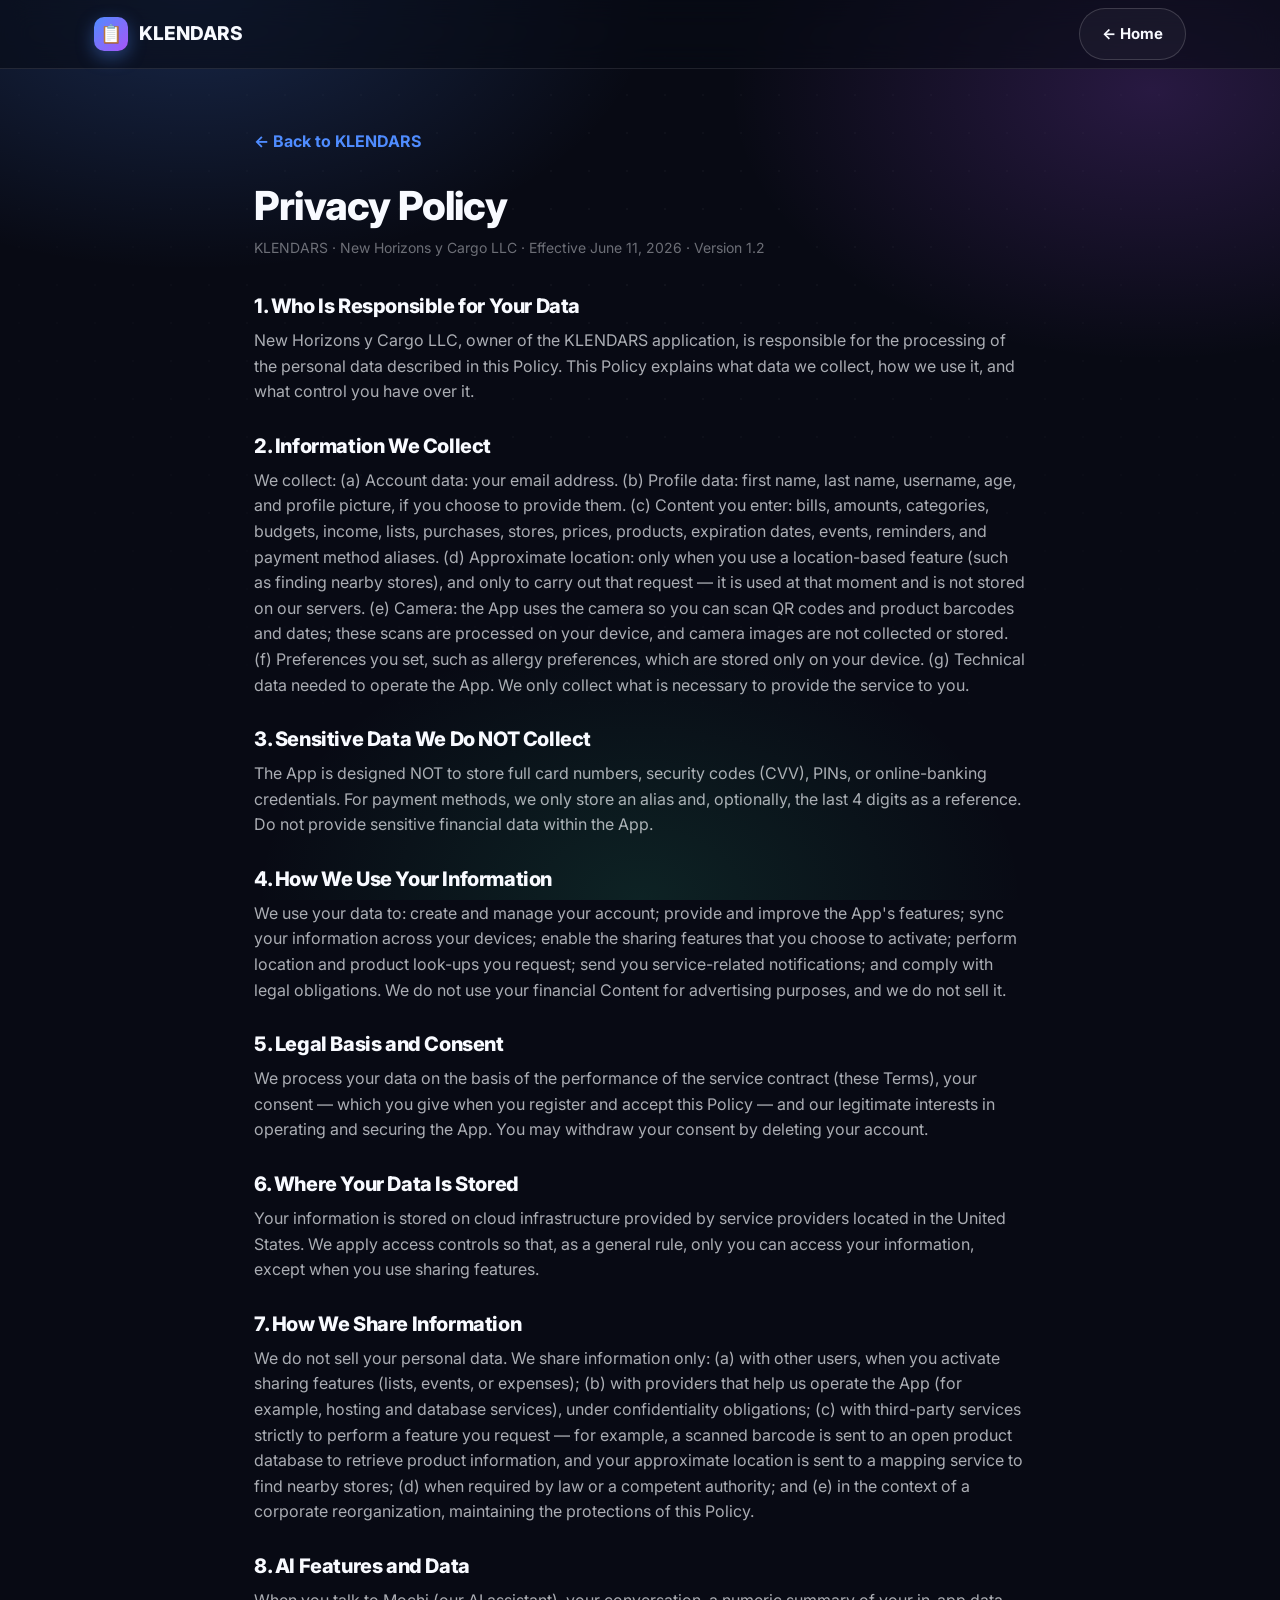
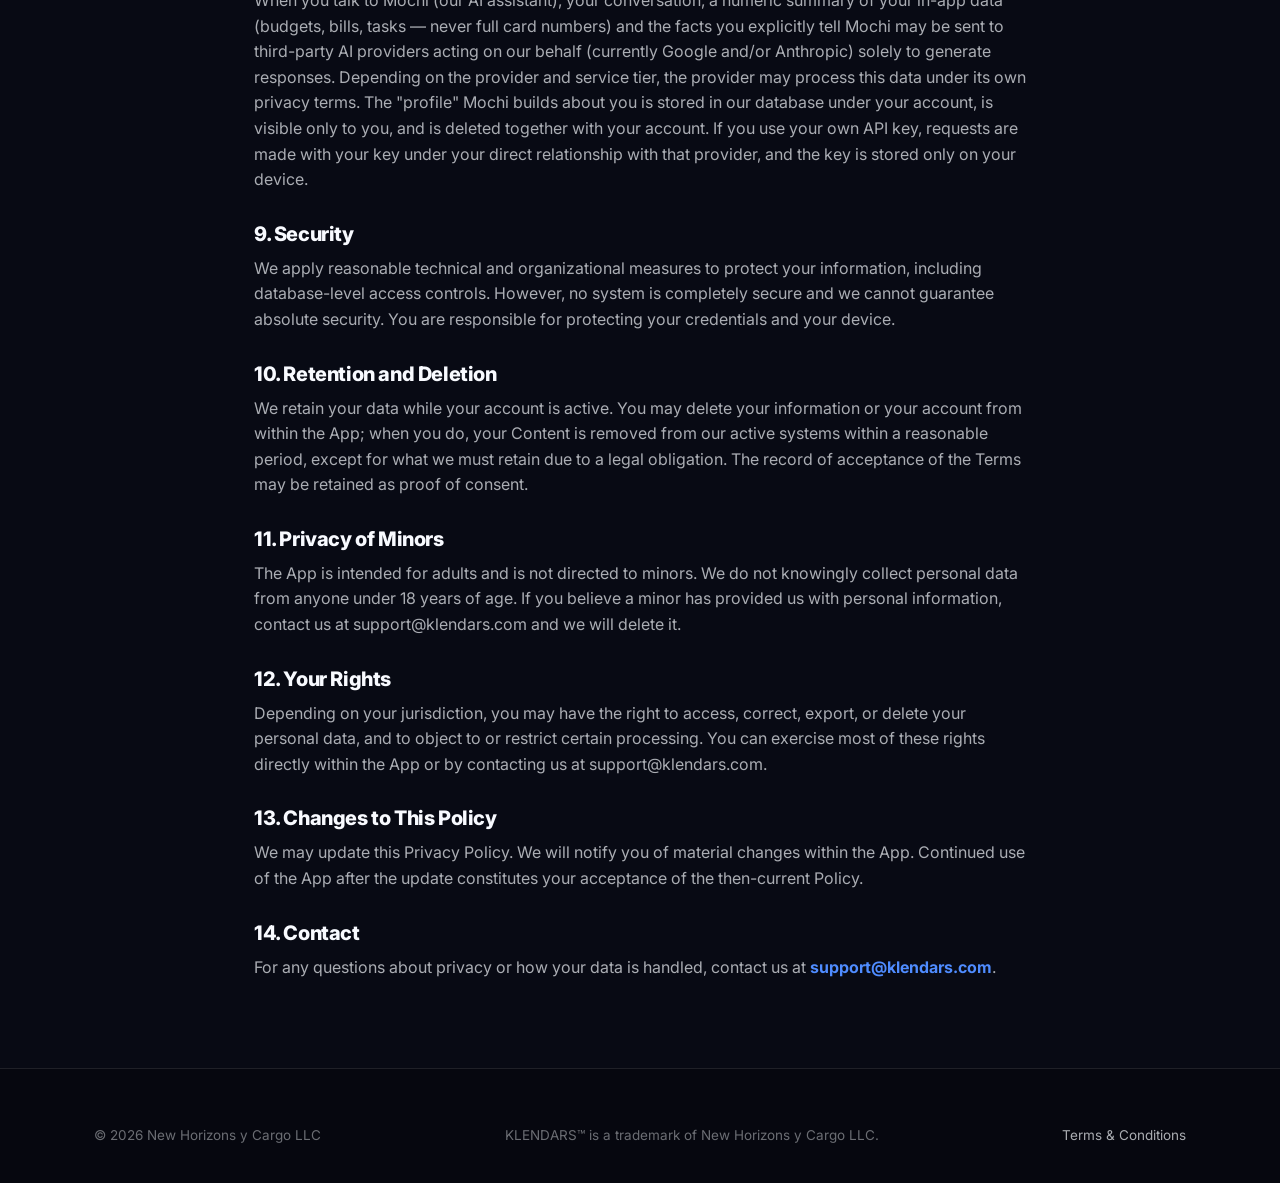
<file: privacy.html>
<!DOCTYPE html>
<html lang="en">
<head>
  <meta charset="UTF-8" />
  <meta name="viewport" content="width=device-width, initial-scale=1.0" />
  <title>Privacy Policy — KLENDARS</title>
  <meta name="description" content="KLENDARS Privacy Policy — how New Horizons y Cargo LLC collects, uses, and protects your data." />
  <meta name="theme-color" content="#080A14" />
  <link rel="icon" href="data:image/svg+xml,<svg xmlns='http://www.w3.org/2000/svg' viewBox='0 0 100 100'><rect width='100' height='100' rx='24' fill='%234F8CFF'/><text x='50' y='70' font-size='60' text-anchor='middle' fill='white' font-family='Arial'>M</text></svg>" />
  <link rel="preconnect" href="https://fonts.googleapis.com" />
  <link href="https://fonts.googleapis.com/css2?family=Inter:wght@400;600;700;800&display=swap" rel="stylesheet" />
  <link rel="stylesheet" href="styles.css" />
</head>
<body>
  <div class="aurora"></div>
  <header class="nav">
    <div class="container nav-inner">
      <a href="index.html" class="brand"><span class="logo">📋</span> KLENDARS</a>
      <a href="index.html" class="btn btn-ghost">← Home</a>
    </div>
  </header>

  <main class="legal">
    <div class="container legal-wrap">
      <a class="back" href="index.html">← Back to KLENDARS</a>
      <h1>Privacy Policy</h1>
      <p class="meta">KLENDARS · New Horizons y Cargo LLC · Effective June 11, 2026 · Version 1.2</p>

      <h2>1. Who Is Responsible for Your Data</h2>
      <p>New Horizons y Cargo LLC, owner of the KLENDARS application, is responsible for the processing of the personal data described in this Policy. This Policy explains what data we collect, how we use it, and what control you have over it.</p>

      <h2>2. Information We Collect</h2>
      <p>We collect: (a) Account data: your email address. (b) Profile data: first name, last name, username, age, and profile picture, if you choose to provide them. (c) Content you enter: bills, amounts, categories, budgets, income, lists, purchases, stores, prices, products, expiration dates, events, reminders, and payment method aliases. (d) Approximate location: only when you use a location-based feature (such as finding nearby stores), and only to carry out that request — it is used at that moment and is not stored on our servers. (e) Camera: the App uses the camera so you can scan QR codes and product barcodes and dates; these scans are processed on your device, and camera images are not collected or stored. (f) Preferences you set, such as allergy preferences, which are stored only on your device. (g) Technical data needed to operate the App. We only collect what is necessary to provide the service to you.</p>

      <h2>3. Sensitive Data We Do NOT Collect</h2>
      <p>The App is designed NOT to store full card numbers, security codes (CVV), PINs, or online-banking credentials. For payment methods, we only store an alias and, optionally, the last 4 digits as a reference. Do not provide sensitive financial data within the App.</p>

      <h2>4. How We Use Your Information</h2>
      <p>We use your data to: create and manage your account; provide and improve the App's features; sync your information across your devices; enable the sharing features that you choose to activate; perform location and product look-ups you request; send you service-related notifications; and comply with legal obligations. We do not use your financial Content for advertising purposes, and we do not sell it.</p>

      <h2>5. Legal Basis and Consent</h2>
      <p>We process your data on the basis of the performance of the service contract (these Terms), your consent — which you give when you register and accept this Policy — and our legitimate interests in operating and securing the App. You may withdraw your consent by deleting your account.</p>

      <h2>6. Where Your Data Is Stored</h2>
      <p>Your information is stored on cloud infrastructure provided by service providers located in the United States. We apply access controls so that, as a general rule, only you can access your information, except when you use sharing features.</p>

      <h2>7. How We Share Information</h2>
      <p>We do not sell your personal data. We share information only: (a) with other users, when you activate sharing features (lists, events, or expenses); (b) with providers that help us operate the App (for example, hosting and database services), under confidentiality obligations; (c) with third-party services strictly to perform a feature you request — for example, a scanned barcode is sent to an open product database to retrieve product information, and your approximate location is sent to a mapping service to find nearby stores; (d) when required by law or a competent authority; and (e) in the context of a corporate reorganization, maintaining the protections of this Policy.</p>

      <h2>8. AI Features and Data</h2>
      <p>When you talk to Mochi (our AI assistant), your conversation, a numeric summary of your in-app data (budgets, bills, tasks — never full card numbers) and the facts you explicitly tell Mochi may be sent to third-party AI providers acting on our behalf (currently Google and/or Anthropic) solely to generate responses. Depending on the provider and service tier, the provider may process this data under its own privacy terms. The "profile" Mochi builds about you is stored in our database under your account, is visible only to you, and is deleted together with your account. If you use your own API key, requests are made with your key under your direct relationship with that provider, and the key is stored only on your device.</p>

      <h2>9. Security</h2>
      <p>We apply reasonable technical and organizational measures to protect your information, including database-level access controls. However, no system is completely secure and we cannot guarantee absolute security. You are responsible for protecting your credentials and your device.</p>

      <h2>10. Retention and Deletion</h2>
      <p>We retain your data while your account is active. You may delete your information or your account from within the App; when you do, your Content is removed from our active systems within a reasonable period, except for what we must retain due to a legal obligation. The record of acceptance of the Terms may be retained as proof of consent.</p>

      <h2>11. Privacy of Minors</h2>
      <p>The App is intended for adults and is not directed to minors. We do not knowingly collect personal data from anyone under 18 years of age. If you believe a minor has provided us with personal information, contact us at support@klendars.com and we will delete it.</p>

      <h2>12. Your Rights</h2>
      <p>Depending on your jurisdiction, you may have the right to access, correct, export, or delete your personal data, and to object to or restrict certain processing. You can exercise most of these rights directly within the App or by contacting us at support@klendars.com.</p>

      <h2>13. Changes to This Policy</h2>
      <p>We may update this Privacy Policy. We will notify you of material changes within the App. Continued use of the App after the update constitutes your acceptance of the then-current Policy.</p>

      <h2>14. Contact</h2>
      <p>For any questions about privacy or how your data is handled, contact us at <a href="mailto:support@klendars.com" style="color:var(--primary);font-weight:700">support@klendars.com</a>.</p>
    </div>
  </main>

  <footer class="site">
    <div class="container">
      <div class="footer-bottom" style="border:0;padding-top:0">
        <span>© <span id="year">2026</span> New Horizons y Cargo LLC</span>
        <span>KLENDARS™ is a trademark of New Horizons y Cargo LLC.</span>
        <span><a href="terms.html" style="color:var(--text-2)">Terms &amp; Conditions</a></span>
      </div>
    </div>
  </footer>
  <script>document.getElementById("year").textContent = String(new Date().getFullYear());</script>
</body>
</html>
</file>
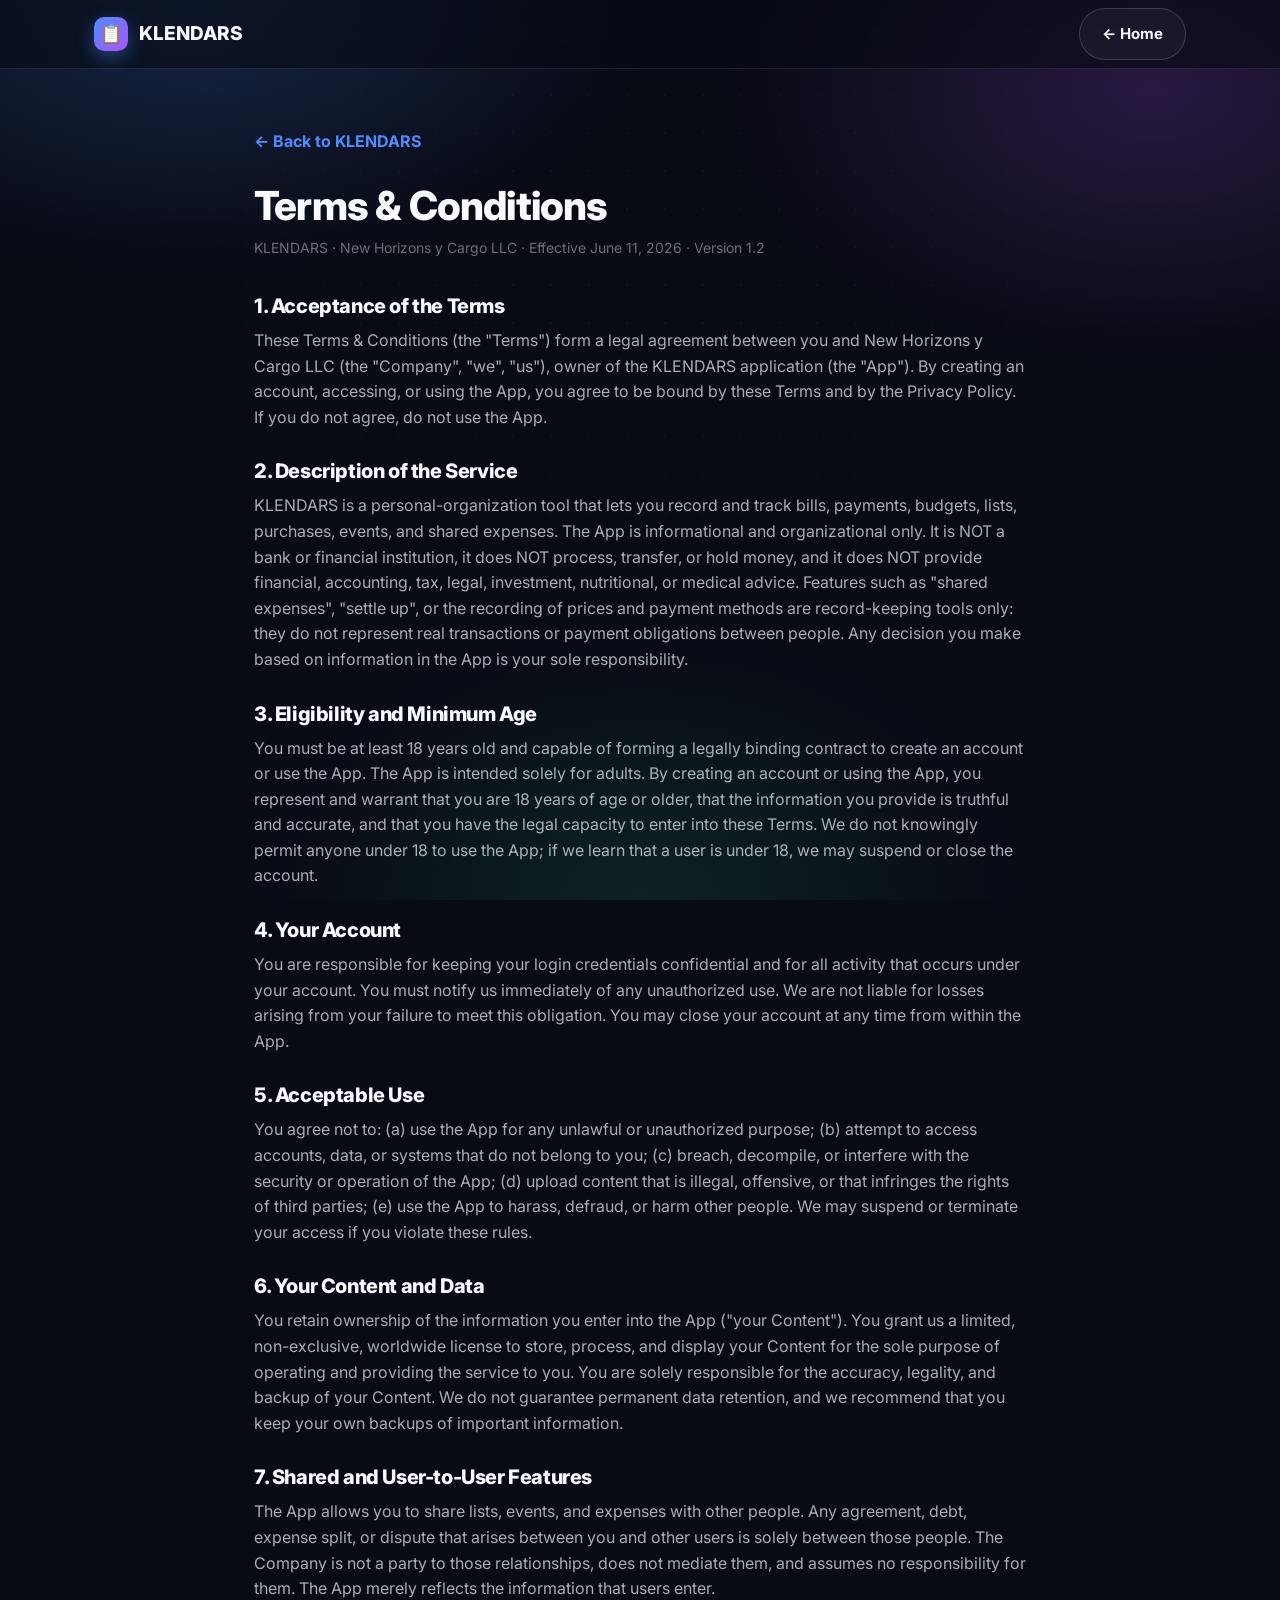
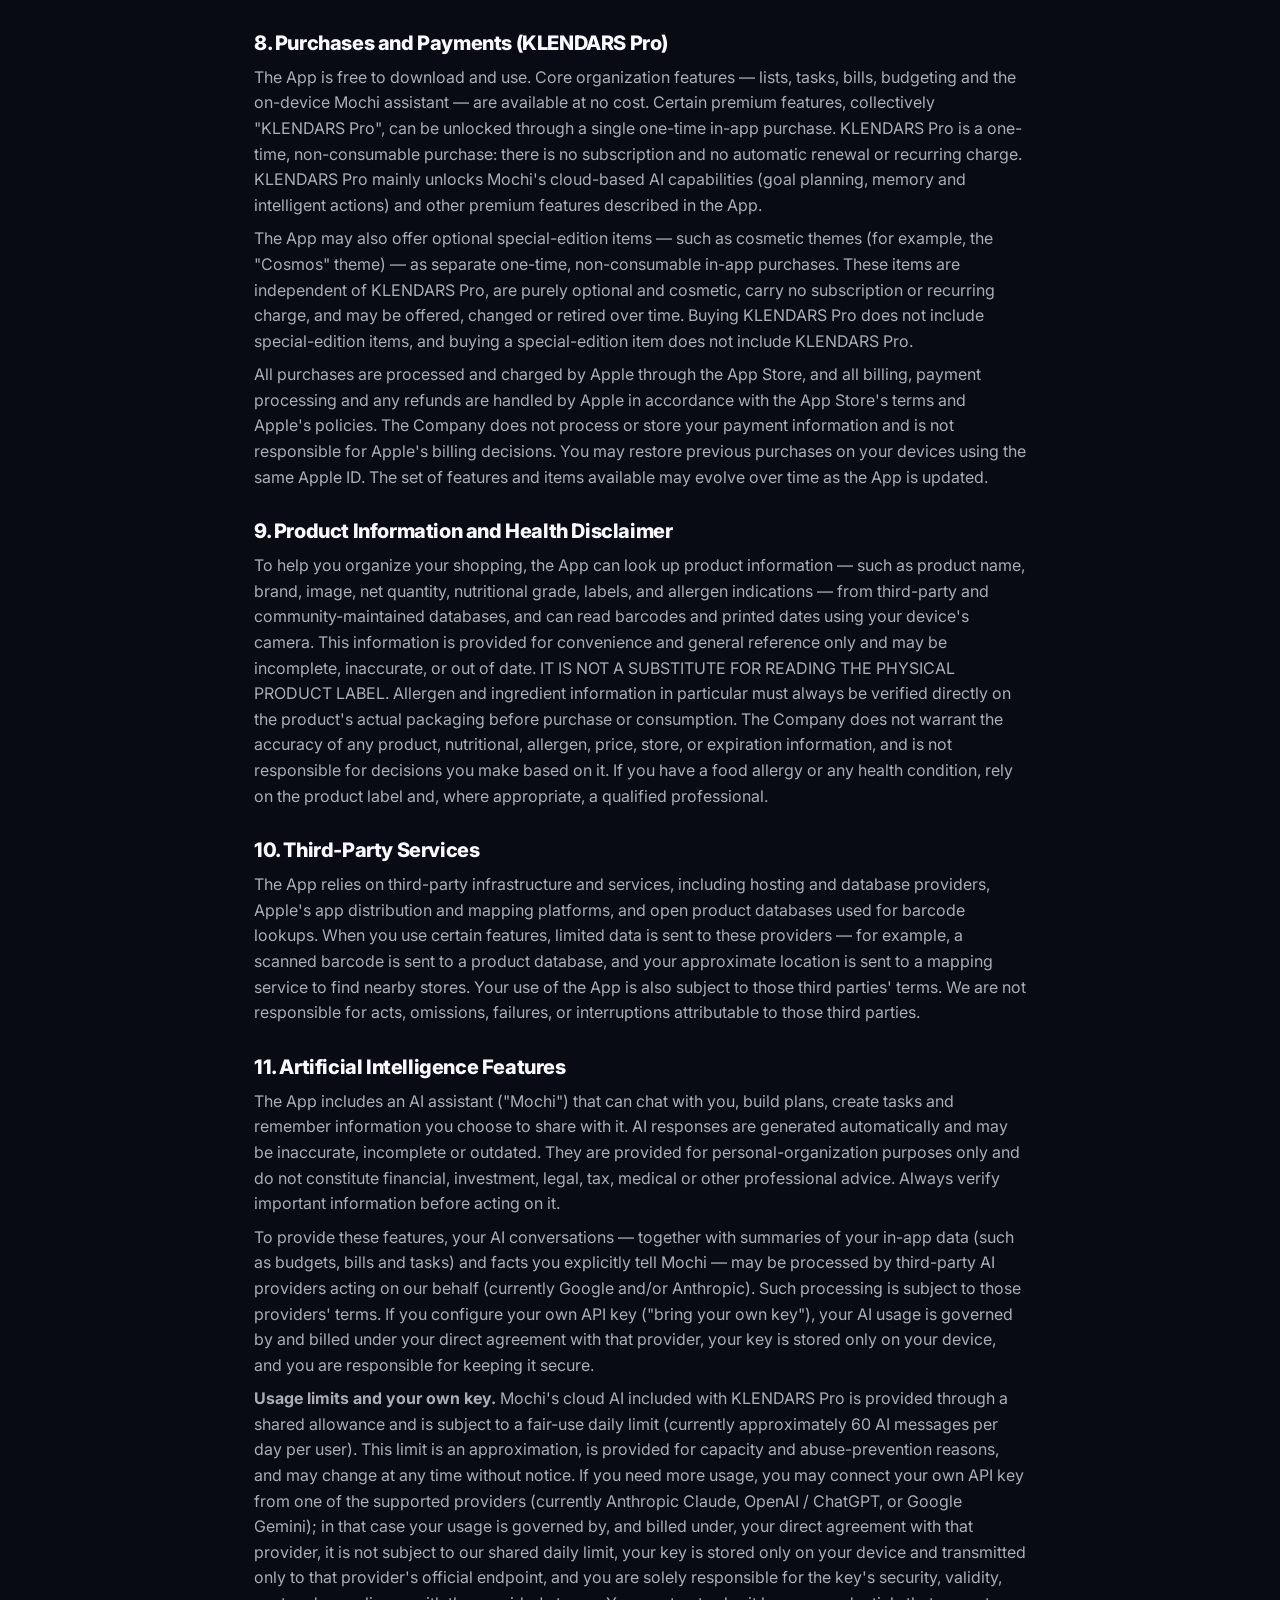
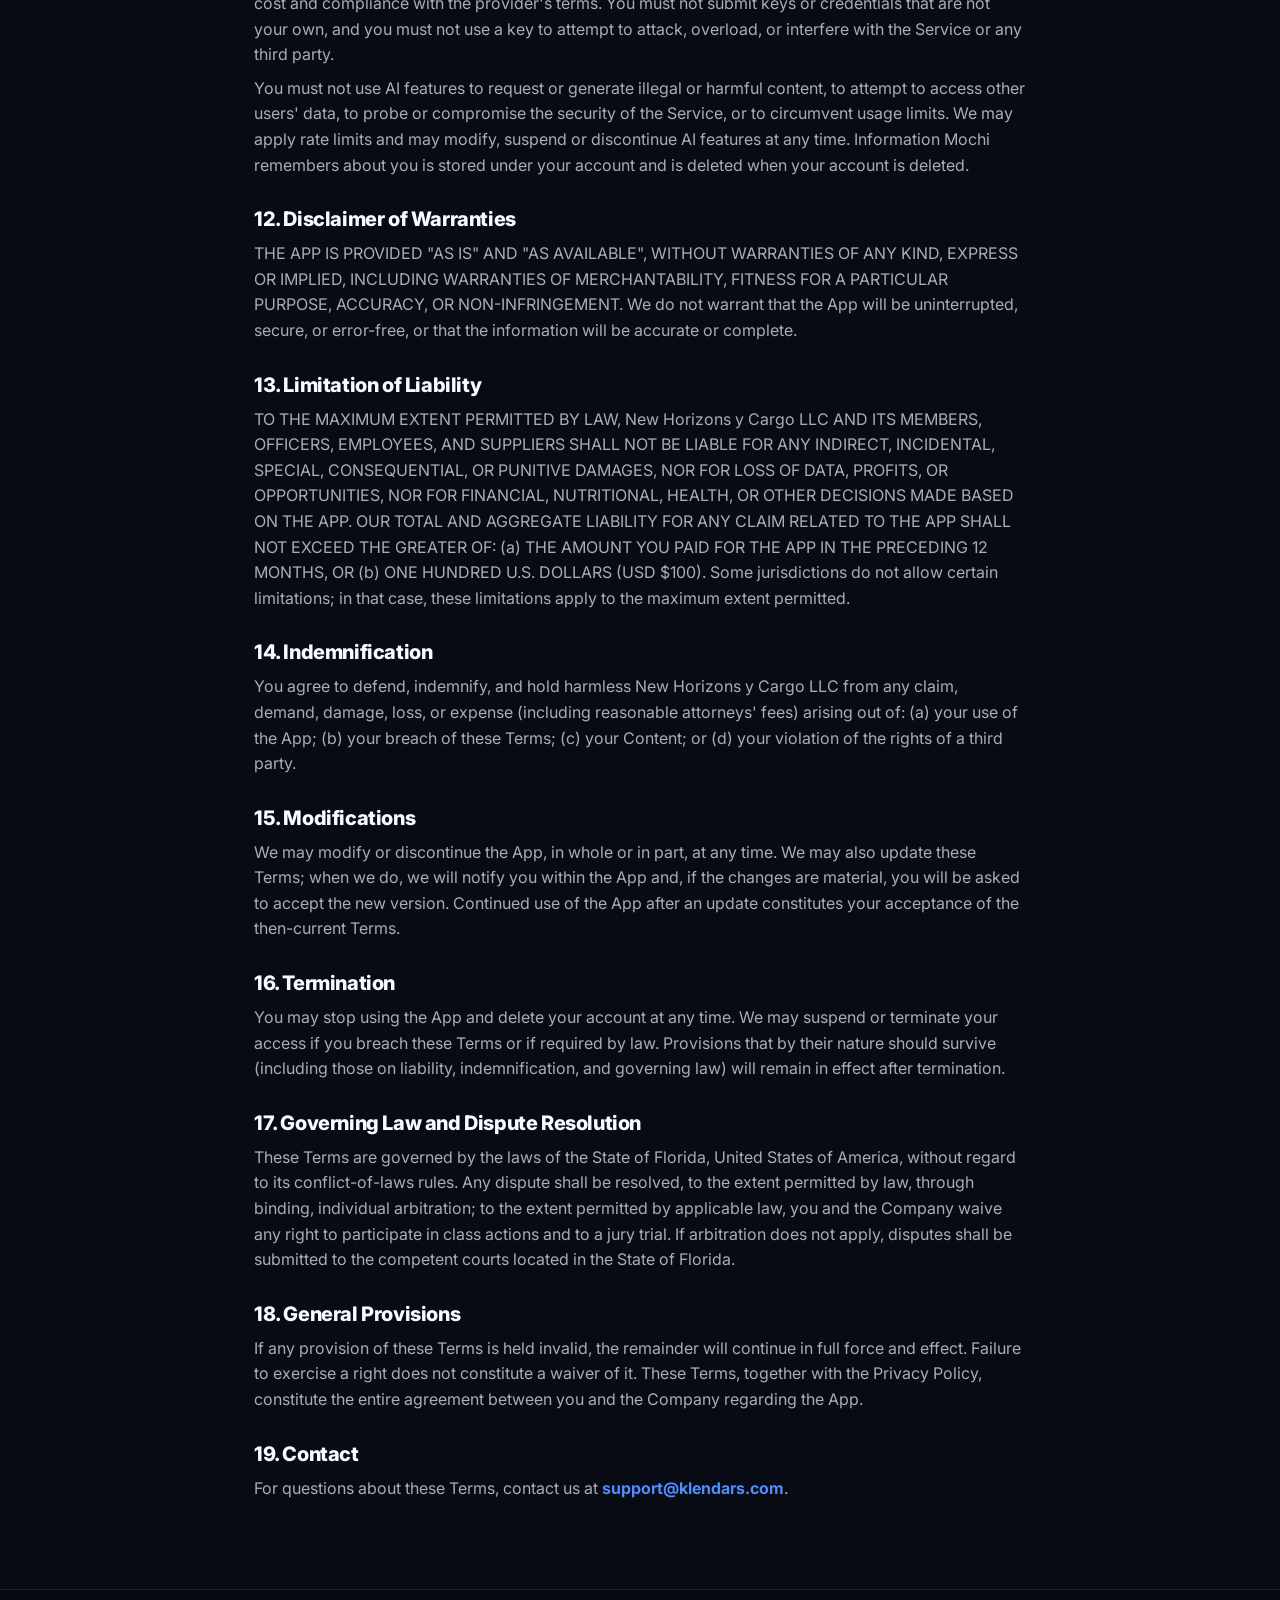
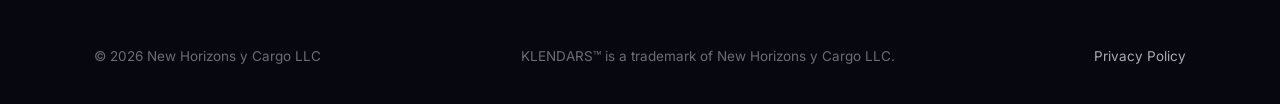
<file: terms.html>
<!DOCTYPE html>
<html lang="en">
<head>
  <meta charset="UTF-8" />
  <meta name="viewport" content="width=device-width, initial-scale=1.0" />
  <title>Terms &amp; Conditions — KLENDARS</title>
  <meta name="description" content="KLENDARS Terms & Conditions — the agreement between you and New Horizons y Cargo LLC." />
  <meta name="theme-color" content="#080A14" />
  <link rel="icon" href="data:image/svg+xml,<svg xmlns='http://www.w3.org/2000/svg' viewBox='0 0 100 100'><rect width='100' height='100' rx='24' fill='%234F8CFF'/><text x='50' y='70' font-size='60' text-anchor='middle' fill='white' font-family='Arial'>M</text></svg>" />
  <link rel="preconnect" href="https://fonts.googleapis.com" />
  <link href="https://fonts.googleapis.com/css2?family=Inter:wght@400;600;700;800&display=swap" rel="stylesheet" />
  <link rel="stylesheet" href="styles.css" />
</head>
<body>
  <div class="aurora"></div>
  <header class="nav">
    <div class="container nav-inner">
      <a href="index.html" class="brand"><span class="logo">📋</span> KLENDARS</a>
      <a href="index.html" class="btn btn-ghost">← Home</a>
    </div>
  </header>

  <main class="legal">
    <div class="container legal-wrap">
      <a class="back" href="index.html">← Back to KLENDARS</a>
      <h1>Terms &amp; Conditions</h1>
      <p class="meta">KLENDARS · New Horizons y Cargo LLC · Effective June 11, 2026 · Version 1.2</p>

      <h2>1. Acceptance of the Terms</h2>
      <p>These Terms &amp; Conditions (the "Terms") form a legal agreement between you and New Horizons y Cargo LLC (the "Company", "we", "us"), owner of the KLENDARS application (the "App"). By creating an account, accessing, or using the App, you agree to be bound by these Terms and by the Privacy Policy. If you do not agree, do not use the App.</p>

      <h2>2. Description of the Service</h2>
      <p>KLENDARS is a personal-organization tool that lets you record and track bills, payments, budgets, lists, purchases, events, and shared expenses. The App is informational and organizational only. It is NOT a bank or financial institution, it does NOT process, transfer, or hold money, and it does NOT provide financial, accounting, tax, legal, investment, nutritional, or medical advice. Features such as "shared expenses", "settle up", or the recording of prices and payment methods are record-keeping tools only: they do not represent real transactions or payment obligations between people. Any decision you make based on information in the App is your sole responsibility.</p>

      <h2>3. Eligibility and Minimum Age</h2>
      <p>You must be at least 18 years old and capable of forming a legally binding contract to create an account or use the App. The App is intended solely for adults. By creating an account or using the App, you represent and warrant that you are 18 years of age or older, that the information you provide is truthful and accurate, and that you have the legal capacity to enter into these Terms. We do not knowingly permit anyone under 18 to use the App; if we learn that a user is under 18, we may suspend or close the account.</p>

      <h2>4. Your Account</h2>
      <p>You are responsible for keeping your login credentials confidential and for all activity that occurs under your account. You must notify us immediately of any unauthorized use. We are not liable for losses arising from your failure to meet this obligation. You may close your account at any time from within the App.</p>

      <h2>5. Acceptable Use</h2>
      <p>You agree not to: (a) use the App for any unlawful or unauthorized purpose; (b) attempt to access accounts, data, or systems that do not belong to you; (c) breach, decompile, or interfere with the security or operation of the App; (d) upload content that is illegal, offensive, or that infringes the rights of third parties; (e) use the App to harass, defraud, or harm other people. We may suspend or terminate your access if you violate these rules.</p>

      <h2>6. Your Content and Data</h2>
      <p>You retain ownership of the information you enter into the App ("your Content"). You grant us a limited, non-exclusive, worldwide license to store, process, and display your Content for the sole purpose of operating and providing the service to you. You are solely responsible for the accuracy, legality, and backup of your Content. We do not guarantee permanent data retention, and we recommend that you keep your own backups of important information.</p>

      <h2>7. Shared and User-to-User Features</h2>
      <p>The App allows you to share lists, events, and expenses with other people. Any agreement, debt, expense split, or dispute that arises between you and other users is solely between those people. The Company is not a party to those relationships, does not mediate them, and assumes no responsibility for them. The App merely reflects the information that users enter.</p>

      <h2>8. Purchases and Payments (KLENDARS Pro)</h2>
      <p>The App is free to download and use. Core organization features — lists, tasks, bills, budgeting and the on-device Mochi assistant — are available at no cost. Certain premium features, collectively "KLENDARS Pro", can be unlocked through a single one-time in-app purchase. KLENDARS Pro is a one-time, non-consumable purchase: there is no subscription and no automatic renewal or recurring charge. KLENDARS Pro mainly unlocks Mochi's cloud-based AI capabilities (goal planning, memory and intelligent actions) and other premium features described in the App.</p>
      <p>The App may also offer optional special-edition items — such as cosmetic themes (for example, the "Cosmos" theme) — as separate one-time, non-consumable in-app purchases. These items are independent of KLENDARS Pro, are purely optional and cosmetic, carry no subscription or recurring charge, and may be offered, changed or retired over time. Buying KLENDARS Pro does not include special-edition items, and buying a special-edition item does not include KLENDARS Pro.</p>
      <p>All purchases are processed and charged by Apple through the App Store, and all billing, payment processing and any refunds are handled by Apple in accordance with the App Store's terms and Apple's policies. The Company does not process or store your payment information and is not responsible for Apple's billing decisions. You may restore previous purchases on your devices using the same Apple ID. The set of features and items available may evolve over time as the App is updated.</p>

      <h2>9. Product Information and Health Disclaimer</h2>
      <p>To help you organize your shopping, the App can look up product information — such as product name, brand, image, net quantity, nutritional grade, labels, and allergen indications — from third-party and community-maintained databases, and can read barcodes and printed dates using your device's camera. This information is provided for convenience and general reference only and may be incomplete, inaccurate, or out of date. IT IS NOT A SUBSTITUTE FOR READING THE PHYSICAL PRODUCT LABEL. Allergen and ingredient information in particular must always be verified directly on the product's actual packaging before purchase or consumption. The Company does not warrant the accuracy of any product, nutritional, allergen, price, store, or expiration information, and is not responsible for decisions you make based on it. If you have a food allergy or any health condition, rely on the product label and, where appropriate, a qualified professional.</p>

      <h2>10. Third-Party Services</h2>
      <p>The App relies on third-party infrastructure and services, including hosting and database providers, Apple's app distribution and mapping platforms, and open product databases used for barcode lookups. When you use certain features, limited data is sent to these providers — for example, a scanned barcode is sent to a product database, and your approximate location is sent to a mapping service to find nearby stores. Your use of the App is also subject to those third parties' terms. We are not responsible for acts, omissions, failures, or interruptions attributable to those third parties.</p>

      <h2>11. Artificial Intelligence Features</h2>
      <p>The App includes an AI assistant ("Mochi") that can chat with you, build plans, create tasks and remember information you choose to share with it. AI responses are generated automatically and may be inaccurate, incomplete or outdated. They are provided for personal-organization purposes only and do not constitute financial, investment, legal, tax, medical or other professional advice. Always verify important information before acting on it.</p>
      <p>To provide these features, your AI conversations — together with summaries of your in-app data (such as budgets, bills and tasks) and facts you explicitly tell Mochi — may be processed by third-party AI providers acting on our behalf (currently Google and/or Anthropic). Such processing is subject to those providers' terms. If you configure your own API key ("bring your own key"), your AI usage is governed by and billed under your direct agreement with that provider, your key is stored only on your device, and you are responsible for keeping it secure.</p>
      <p><strong>Usage limits and your own key.</strong> Mochi's cloud AI included with KLENDARS Pro is provided through a shared allowance and is subject to a fair-use daily limit (currently approximately 60 AI messages per day per user). This limit is an approximation, is provided for capacity and abuse-prevention reasons, and may change at any time without notice. If you need more usage, you may connect your own API key from one of the supported providers (currently Anthropic Claude, OpenAI / ChatGPT, or Google Gemini); in that case your usage is governed by, and billed under, your direct agreement with that provider, it is not subject to our shared daily limit, your key is stored only on your device and transmitted only to that provider's official endpoint, and you are solely responsible for the key's security, validity, cost and compliance with the provider's terms. You must not submit keys or credentials that are not your own, and you must not use a key to attempt to attack, overload, or interfere with the Service or any third party.</p>
      <p>You must not use AI features to request or generate illegal or harmful content, to attempt to access other users' data, to probe or compromise the security of the Service, or to circumvent usage limits. We may apply rate limits and may modify, suspend or discontinue AI features at any time. Information Mochi remembers about you is stored under your account and is deleted when your account is deleted.</p>

      <h2>12. Disclaimer of Warranties</h2>
      <p>THE APP IS PROVIDED "AS IS" AND "AS AVAILABLE", WITHOUT WARRANTIES OF ANY KIND, EXPRESS OR IMPLIED, INCLUDING WARRANTIES OF MERCHANTABILITY, FITNESS FOR A PARTICULAR PURPOSE, ACCURACY, OR NON-INFRINGEMENT. We do not warrant that the App will be uninterrupted, secure, or error-free, or that the information will be accurate or complete.</p>

      <h2>13. Limitation of Liability</h2>
      <p>TO THE MAXIMUM EXTENT PERMITTED BY LAW, New Horizons y Cargo LLC AND ITS MEMBERS, OFFICERS, EMPLOYEES, AND SUPPLIERS SHALL NOT BE LIABLE FOR ANY INDIRECT, INCIDENTAL, SPECIAL, CONSEQUENTIAL, OR PUNITIVE DAMAGES, NOR FOR LOSS OF DATA, PROFITS, OR OPPORTUNITIES, NOR FOR FINANCIAL, NUTRITIONAL, HEALTH, OR OTHER DECISIONS MADE BASED ON THE APP. OUR TOTAL AND AGGREGATE LIABILITY FOR ANY CLAIM RELATED TO THE APP SHALL NOT EXCEED THE GREATER OF: (a) THE AMOUNT YOU PAID FOR THE APP IN THE PRECEDING 12 MONTHS, OR (b) ONE HUNDRED U.S. DOLLARS (USD $100). Some jurisdictions do not allow certain limitations; in that case, these limitations apply to the maximum extent permitted.</p>

      <h2>14. Indemnification</h2>
      <p>You agree to defend, indemnify, and hold harmless New Horizons y Cargo LLC from any claim, demand, damage, loss, or expense (including reasonable attorneys' fees) arising out of: (a) your use of the App; (b) your breach of these Terms; (c) your Content; or (d) your violation of the rights of a third party.</p>

      <h2>15. Modifications</h2>
      <p>We may modify or discontinue the App, in whole or in part, at any time. We may also update these Terms; when we do, we will notify you within the App and, if the changes are material, you will be asked to accept the new version. Continued use of the App after an update constitutes your acceptance of the then-current Terms.</p>

      <h2>16. Termination</h2>
      <p>You may stop using the App and delete your account at any time. We may suspend or terminate your access if you breach these Terms or if required by law. Provisions that by their nature should survive (including those on liability, indemnification, and governing law) will remain in effect after termination.</p>

      <h2>17. Governing Law and Dispute Resolution</h2>
      <p>These Terms are governed by the laws of the State of Florida, United States of America, without regard to its conflict-of-laws rules. Any dispute shall be resolved, to the extent permitted by law, through binding, individual arbitration; to the extent permitted by applicable law, you and the Company waive any right to participate in class actions and to a jury trial. If arbitration does not apply, disputes shall be submitted to the competent courts located in the State of Florida.</p>

      <h2>18. General Provisions</h2>
      <p>If any provision of these Terms is held invalid, the remainder will continue in full force and effect. Failure to exercise a right does not constitute a waiver of it. These Terms, together with the Privacy Policy, constitute the entire agreement between you and the Company regarding the App.</p>

      <h2>19. Contact</h2>
      <p>For questions about these Terms, contact us at <a href="mailto:support@klendars.com" style="color:var(--primary);font-weight:700">support@klendars.com</a>.</p>
    </div>
  </main>

  <footer class="site">
    <div class="container">
      <div class="footer-bottom" style="border:0;padding-top:0">
        <span>© <span id="year">2026</span> New Horizons y Cargo LLC</span>
        <span>KLENDARS™ is a trademark of New Horizons y Cargo LLC.</span>
        <span><a href="privacy.html" style="color:var(--text-2)">Privacy Policy</a></span>
      </div>
    </div>
  </footer>
  <script>document.getElementById("year").textContent = String(new Date().getFullYear());</script>
</body>
</html>
</file>
<file: styles.css>
/* =========================================================================
   KLENDARS — sitio web (klendars.com)
   Paleta y estética alineadas con la app (AppNeonTheme).
   Sin dependencias: vanilla CSS, hostable en cualquier sitio estático gratis.
   ========================================================================= */

:root {
  /* Marca (de AppNeonTheme.swift) */
  --primary: #4F8CFF;
  --accent:  #A855F7;
  --cyan:    #06B6D4;
  --magenta: #EC4899;
  --lime:    #34D399;
  --amber:   #FFA630;
  --danger:  #F44966;

  --bg:      #080A14;
  --bg-2:    #0d1020;
  --surface: rgba(255, 255, 255, 0.04);
  --surface-2: rgba(255, 255, 255, 0.06);
  --stroke:  rgba(255, 255, 255, 0.10);
  --stroke-2: rgba(255, 255, 255, 0.16);

  --text:    #F8FAFF;
  --text-2:  rgba(248, 250, 255, 0.68);
  --text-3:  rgba(248, 250, 255, 0.42);

  --radius:  20px;
  --radius-sm: 14px;
  --maxw:    1140px;
  --shadow:  0 20px 60px rgba(0, 0, 0, 0.45);
  --font:    "Inter", -apple-system, BlinkMacSystemFont, "Segoe UI", Roboto, Helvetica, Arial, sans-serif;
}

* { box-sizing: border-box; margin: 0; padding: 0; }

html { scroll-behavior: smooth; }

body {
  font-family: var(--font);
  background: var(--bg);
  color: var(--text);
  line-height: 1.6;
  -webkit-font-smoothing: antialiased;
  overflow-x: hidden;
}

/* Fondo aurora (gradientes radiales animados suaves) */
.aurora {
  position: fixed;
  inset: 0;
  z-index: -1;
  background:
    radial-gradient(60% 50% at 15% 0%, rgba(79, 140, 255, 0.22), transparent 60%),
    radial-gradient(55% 50% at 90% 10%, rgba(168, 85, 247, 0.20), transparent 60%),
    radial-gradient(50% 50% at 50% 100%, rgba(52, 211, 153, 0.12), transparent 60%),
    var(--bg);
}
.aurora::after {
  content: "";
  position: absolute;
  inset: 0;
  background-image: radial-gradient(rgba(255,255,255,0.04) 1px, transparent 1px);
  background-size: 38px 38px;
  mask-image: radial-gradient(80% 70% at 50% 30%, #000 0%, transparent 90%);
}

a { color: inherit; text-decoration: none; }
img { max-width: 100%; display: block; }

.container { width: 100%; max-width: var(--maxw); margin: 0 auto; padding: 0 24px; }

/* ---------- Tipografía ---------- */
h1, h2, h3 { line-height: 1.15; letter-spacing: -0.02em; font-weight: 800; }
.eyebrow {
  display: inline-block;
  font-size: 13px; font-weight: 700; letter-spacing: 0.08em;
  text-transform: uppercase;
  color: var(--primary);
  margin-bottom: 14px;
}
.gradient-text {
  background: linear-gradient(100deg, var(--primary), var(--accent) 55%, var(--magenta));
  -webkit-background-clip: text; background-clip: text;
  -webkit-text-fill-color: transparent;
}

/* ---------- Botones ---------- */
.btn {
  display: inline-flex; align-items: center; gap: 8px;
  padding: 13px 22px; border-radius: 999px;
  font-weight: 700; font-size: 15px; cursor: pointer;
  border: 1px solid transparent; transition: transform .15s ease, box-shadow .2s ease, background .2s ease;
  white-space: nowrap;
}
.btn:active { transform: translateY(1px); }
.btn-primary {
  color: #050913;
  background: linear-gradient(100deg, var(--primary), var(--accent));
  box-shadow: 0 10px 30px rgba(79, 140, 255, 0.35);
}
.btn-primary:hover { box-shadow: 0 14px 40px rgba(168, 85, 247, 0.45); transform: translateY(-2px); }
.btn-ghost {
  color: var(--text);
  background: var(--surface);
  border-color: var(--stroke-2);
}
.btn-ghost:hover { background: var(--surface-2); border-color: var(--primary); }

/* ---------- Navbar ---------- */
header.nav {
  position: sticky; top: 0; z-index: 50;
  backdrop-filter: blur(14px);
  background: rgba(8, 10, 20, 0.6);
  border-bottom: 1px solid var(--stroke);
}
.nav-inner { display: flex; align-items: center; justify-content: space-between; height: 68px; }
.brand { display: flex; align-items: center; gap: 11px; font-weight: 800; font-size: 19px; }
.brand .logo {
  width: 34px; height: 34px; border-radius: 10px;
  background: linear-gradient(135deg, var(--primary), var(--accent));
  display: grid; place-items: center; font-size: 18px; box-shadow: 0 6px 18px rgba(79,140,255,.4);
}
.nav-links { display: flex; align-items: center; gap: 28px; }
.nav-links a { color: var(--text-2); font-weight: 600; font-size: 15px; transition: color .15s; }
.nav-links a:hover { color: var(--text); }
.nav-actions { display: flex; align-items: center; gap: 12px; }

.lang-toggle {
  display: inline-flex; border: 1px solid var(--stroke-2); border-radius: 999px; overflow: hidden;
  background: var(--surface);
}
.lang-toggle button {
  background: none; border: none; color: var(--text-3); font-weight: 700; font-size: 13px;
  padding: 7px 12px; cursor: pointer; transition: all .15s;
}
.lang-toggle button.active { color: #050913; background: var(--text); }

.nav-toggle { display: none; background: none; border: none; color: var(--text); font-size: 26px; cursor: pointer; }

/* ---------- Hero ---------- */
.hero { padding: 80px 0 60px; }
.hero-grid { display: grid; grid-template-columns: 1.05fr 0.95fr; gap: 48px; align-items: center; }
.badge-soon {
  display: inline-flex; align-items: center; gap: 8px;
  padding: 7px 14px; border-radius: 999px; font-size: 13px; font-weight: 700;
  color: var(--lime); background: rgba(52, 211, 153, 0.10); border: 1px solid rgba(52, 211, 153, 0.3);
  margin-bottom: 22px;
}
.badge-soon .dot { width: 8px; height: 8px; border-radius: 50%; background: var(--lime); box-shadow: 0 0 10px var(--lime); }
.hero h1 { font-size: clamp(40px, 6vw, 64px); margin-bottom: 20px; }
.hero p.lead { font-size: clamp(17px, 2.2vw, 20px); color: var(--text-2); max-width: 540px; margin-bottom: 30px; }
.hero-cta { display: flex; gap: 14px; flex-wrap: wrap; }
.hero-trust { margin-top: 26px; display: flex; gap: 22px; flex-wrap: wrap; color: var(--text-3); font-size: 14px; font-weight: 600; }
.hero-trust span { display: inline-flex; align-items: center; gap: 7px; }

/* ---------- Phone mockup (CSS) ---------- */
.phone-wrap { display: grid; place-items: center; position: relative; }
.phone-glow {
  position: absolute; width: 320px; height: 320px; border-radius: 50%;
  background: radial-gradient(circle, rgba(168,85,247,.35), transparent 65%); filter: blur(20px);
}
.phone {
  position: relative; width: 280px; height: 570px; border-radius: 42px;
  background: linear-gradient(160deg, #11142a, #090b16);
  border: 1px solid var(--stroke-2);
  box-shadow: var(--shadow), inset 0 1px 0 rgba(255,255,255,.06);
  padding: 14px;
}
.phone .notch {
  position: absolute; top: 14px; left: 50%; transform: translateX(-50%);
  width: 120px; height: 26px; background: #05070f; border-radius: 0 0 16px 16px; z-index: 3;
}
.phone-screen {
  height: 100%; border-radius: 30px; overflow: hidden; position: relative;
  background:
    radial-gradient(60% 40% at 20% 0%, rgba(79,140,255,.25), transparent 60%),
    radial-gradient(60% 40% at 90% 10%, rgba(168,85,247,.22), transparent 60%),
    #0a0d1a;
  padding: 44px 16px 16px;
}
.mock-h { font-size: 12px; color: var(--text-3); font-weight: 700; text-transform: uppercase; letter-spacing: .06em; margin: 6px 2px 12px; }
.mock-card {
  background: rgba(255,255,255,.05); border: 1px solid var(--stroke); border-radius: 16px;
  padding: 13px 14px; margin-bottom: 11px; display: flex; align-items: center; gap: 11px;
}
.mock-ic { width: 34px; height: 34px; border-radius: 10px; display: grid; place-items: center; font-size: 16px; flex: none; }
.mock-card .t { font-size: 13.5px; font-weight: 700; }
.mock-card .s { font-size: 11.5px; color: var(--text-3); }
.mock-card .amt { margin-left: auto; font-weight: 800; font-size: 13.5px; }

/* ---------- Secciones ---------- */
section { padding: 84px 0; }
.section-head { text-align: center; max-width: 680px; margin: 0 auto 52px; }
.section-head h2 { font-size: clamp(30px, 4vw, 44px); margin-bottom: 14px; }
.section-head p { color: var(--text-2); font-size: 17px; }

/* Features */
.features-grid { display: grid; grid-template-columns: repeat(3, 1fr); gap: 20px; }
.feature {
  background: var(--surface); border: 1px solid var(--stroke); border-radius: var(--radius);
  padding: 26px 24px; transition: transform .2s ease, border-color .2s ease, background .2s;
}
.feature:hover { transform: translateY(-4px); border-color: var(--stroke-2); background: var(--surface-2); }
.feature .ic {
  width: 50px; height: 50px; border-radius: 14px; display: grid; place-items: center;
  font-size: 24px; margin-bottom: 16px;
}
.feature h3 { font-size: 19px; margin-bottom: 9px; }
.feature p { color: var(--text-2); font-size: 15px; }

/* tintes de iconos */
.tint-blue   { background: rgba(79,140,255,.14);  color: var(--primary); }
.tint-purple { background: rgba(168,85,247,.14);  color: var(--accent); }
.tint-green  { background: rgba(52,211,153,.14);  color: var(--lime); }
.tint-amber  { background: rgba(255,166,48,.14);  color: var(--amber); }
.tint-magenta{ background: rgba(236,72,153,.14);  color: var(--magenta); }
.tint-cyan   { background: rgba(6,182,212,.14);   color: var(--cyan); }

/* About */
.about-grid { display: grid; grid-template-columns: 1fr 1fr; gap: 48px; align-items: center; }
.about-card {
  background: var(--surface); border: 1px solid var(--stroke); border-radius: var(--radius);
  padding: 30px; backdrop-filter: blur(8px);
}
.about-card h2 { font-size: 34px; margin-bottom: 16px; }
.about-card p { color: var(--text-2); margin-bottom: 14px; }
.pill-row { display: flex; flex-wrap: wrap; gap: 10px; margin-top: 18px; }
.pill { font-size: 13px; font-weight: 700; padding: 8px 14px; border-radius: 999px; background: var(--surface-2); border: 1px solid var(--stroke); color: var(--text-2); }
.stats { display: grid; grid-template-columns: repeat(2, 1fr); gap: 18px; }
.stat { background: var(--surface); border: 1px solid var(--stroke); border-radius: var(--radius); padding: 26px; text-align: center; }
.stat .n { font-size: 34px; font-weight: 800; }
.stat .l { color: var(--text-3); font-size: 14px; font-weight: 600; margin-top: 4px; }

/* News */
.news-grid { display: grid; grid-template-columns: repeat(3, 1fr); gap: 20px; }
.news-card {
  background: var(--surface); border: 1px solid var(--stroke); border-radius: var(--radius);
  overflow: hidden; transition: transform .2s, border-color .2s;
}
.news-card:hover { transform: translateY(-4px); border-color: var(--stroke-2); }
.news-cover { height: 130px; display: grid; place-items: center; font-size: 44px; }
.news-body { padding: 20px 22px 24px; }
.news-tag { font-size: 12px; font-weight: 700; text-transform: uppercase; letter-spacing: .05em; color: var(--primary); }
.news-card h3 { font-size: 18px; margin: 8px 0 8px; }
.news-card p { color: var(--text-2); font-size: 14.5px; }
.news-date { color: var(--text-3); font-size: 12.5px; margin-top: 14px; font-weight: 600; }

/* Contact */
.contact-grid { display: grid; grid-template-columns: 1fr 1fr; gap: 40px; }
.contact-info h2 { font-size: 36px; margin-bottom: 14px; }
.contact-info p { color: var(--text-2); margin-bottom: 22px; }
.contact-link {
  display: inline-flex; align-items: center; gap: 10px; font-weight: 700; color: var(--primary);
  background: rgba(79,140,255,.10); border: 1px solid rgba(79,140,255,.3);
  padding: 12px 18px; border-radius: 14px;
}
.form { background: var(--surface); border: 1px solid var(--stroke); border-radius: var(--radius); padding: 28px; }
.form label { display: block; font-size: 13px; font-weight: 700; color: var(--text-2); margin: 0 0 7px; }
.form .field { margin-bottom: 16px; }
.form input, .form textarea {
  width: 100%; background: rgba(0,0,0,.25); border: 1px solid var(--stroke-2); border-radius: var(--radius-sm);
  color: var(--text); padding: 12px 14px; font-family: inherit; font-size: 15px; transition: border-color .15s;
}
.form input:focus, .form textarea:focus { outline: none; border-color: var(--primary); }
.form textarea { min-height: 120px; resize: vertical; }
.form .btn { width: 100%; justify-content: center; }
.form-note { font-size: 12.5px; color: var(--text-3); margin-top: 12px; text-align: center; }

/* CTA band */
.cta-band {
  text-align: center;
  background: linear-gradient(110deg, rgba(79,140,255,.16), rgba(168,85,247,.16));
  border: 1px solid var(--stroke-2); border-radius: 28px; padding: 56px 28px;
}
.cta-band h2 { font-size: clamp(28px, 4vw, 40px); margin-bottom: 14px; }
.cta-band p { color: var(--text-2); max-width: 520px; margin: 0 auto 26px; font-size: 17px; }

/* Footer */
footer.site {
  border-top: 1px solid var(--stroke); padding: 56px 0 36px; margin-top: 40px;
  background: rgba(0,0,0,.25);
}
.footer-grid { display: flex; justify-content: space-between; gap: 32px; flex-wrap: wrap; margin-bottom: 32px; }
.footer-brand { max-width: 320px; }
.footer-brand p { color: var(--text-3); font-size: 14px; margin-top: 12px; }
.footer-col h4 { font-size: 13px; text-transform: uppercase; letter-spacing: .06em; color: var(--text-3); margin-bottom: 14px; }
.footer-col a { display: block; color: var(--text-2); font-size: 14.5px; margin-bottom: 10px; transition: color .15s; }
.footer-col a:hover { color: var(--text); }
.footer-bottom {
  border-top: 1px solid var(--stroke); padding-top: 22px; display: flex; justify-content: space-between;
  flex-wrap: wrap; gap: 10px; color: var(--text-3); font-size: 13.5px;
}

/* Legal pages */
.legal { padding: 60px 0 40px; }
.legal-wrap { max-width: 820px; margin: 0 auto; }
.legal h1 { font-size: 40px; margin-bottom: 8px; }
.legal .meta { color: var(--text-3); font-size: 14px; margin-bottom: 36px; }
.legal h2 { font-size: 20px; margin: 30px 0 10px; color: var(--text); }
.legal p { color: var(--text-2); margin-bottom: 8px; }
.legal a.back { color: var(--primary); font-weight: 700; display: inline-block; margin-bottom: 28px; }

/* ===================== Mochi ===================== */
.mochi-blob { width: 64px; height: 64px; filter: drop-shadow(0 10px 22px rgba(0,0,0,.45)); }
.mochi-blob.lg { width: 92px; height: 92px; }
.mochi-float {
  position: absolute; top: -6px; right: 4px; width: 92px; height: 92px; z-index: 4;
  animation: float 4.5s ease-in-out infinite;
  filter: drop-shadow(0 16px 28px rgba(168,85,247,.5));
}
@keyframes float { 0%,100% { transform: translateY(0) rotate(-3deg); } 50% { transform: translateY(-12px) rotate(3deg); } }
.mock-mochi .mock-blob { width: 34px; height: 34px; flex: none; }

.mochi-section { background:
  radial-gradient(60% 60% at 50% 0%, rgba(168,85,247,.10), transparent 70%); }
.mochi-grid {
  display: grid; grid-template-columns: repeat(5, 1fr); gap: 16px; margin-bottom: 40px;
}
.mochi-card {
  background: var(--surface); border: 1px solid var(--stroke); border-radius: var(--radius);
  padding: 24px 16px; text-align: center; transition: transform .2s, border-color .2s;
}
.mochi-card:hover { transform: translateY(-6px); border-color: var(--stroke-2); }
.mochi-card h3 { font-size: 17px; margin: 12px 0 4px; }
.mochi-role { font-size: 12.5px; color: var(--text-3); font-weight: 600; }
.mochi-feats { display: grid; grid-template-columns: repeat(3, 1fr); gap: 18px; }
.mochi-feat {
  display: flex; gap: 14px; background: var(--surface); border: 1px solid var(--stroke);
  border-radius: var(--radius); padding: 22px 20px;
}
.mochi-feat span { font-size: 26px; }
.mochi-feat b { font-size: 16px; }
.mochi-feat p { color: var(--text-2); font-size: 14px; margin-top: 4px; }

/* ===================== Deep features ===================== */
.deep-row {
  display: grid; grid-template-columns: 1.05fr 0.95fr; gap: 48px; align-items: center;
  margin-bottom: 40px;
}
.deep-row.reverse .deep-text { order: 2; }
.deep-tag {
  display: inline-flex; align-items: center; gap: 7px; font-size: 13px; font-weight: 700;
  padding: 7px 13px; border-radius: 999px; margin-bottom: 16px;
}
.deep-text h3 { font-size: clamp(24px, 3vw, 32px); margin-bottom: 12px; }
.deep-text > p { color: var(--text-2); font-size: 16px; margin-bottom: 18px; max-width: 480px; }
.deep-list { list-style: none; display: grid; gap: 11px; }
.deep-list li { position: relative; padding-left: 30px; color: var(--text); font-size: 15px; }
.deep-list li::before {
  content: "✓"; position: absolute; left: 0; top: -1px; width: 21px; height: 21px;
  border-radius: 7px; background: rgba(52,211,153,.16); color: var(--lime);
  display: grid; place-items: center; font-size: 12px; font-weight: 800;
}
.deep-visual { display: grid; place-items: center; }
.mini-card {
  width: 100%; max-width: 360px; background: linear-gradient(160deg, rgba(255,255,255,.06), rgba(255,255,255,.03));
  border: 1px solid var(--stroke-2); border-radius: 24px; padding: 22px; box-shadow: var(--shadow);
}
.mini-h { font-size: 13px; color: var(--text-3); font-weight: 700; text-transform: uppercase; letter-spacing: .05em; margin-bottom: 8px; }
.mini-h.center { text-align: center; }
.mini-amt { font-size: 40px; font-weight: 800; letter-spacing: -.02em; margin-bottom: 14px; }
.mini-amt.small { font-size: 30px; margin-bottom: 12px; }
.mini-bar { height: 9px; border-radius: 999px; background: rgba(255,255,255,.08); overflow: hidden; margin-bottom: 16px; }
.mini-bar span { display: block; height: 100%; border-radius: 999px; background: linear-gradient(90deg, var(--primary), var(--accent)); }
.mini-rows { display: grid; gap: 10px; }
.mini-rows > div { display: flex; align-items: center; gap: 9px; font-size: 14px; color: var(--text-2); }
.mini-rows b { margin-left: auto; color: var(--text); }
.dotc { width: 11px; height: 11px; border-radius: 50%; background: currentColor; flex: none; }
.mini-pill {
  margin-top: 14px; display: inline-flex; align-items: center; gap: 6px; font-size: 13px; font-weight: 700;
  padding: 8px 13px; border-radius: 999px; background: var(--surface-2); border: 1px solid var(--stroke);
}
.mini-pill.green  { color: var(--lime);    background: rgba(52,211,153,.12);  border-color: rgba(52,211,153,.3); }
.mini-pill.amber  { color: var(--amber);   background: rgba(255,166,48,.12);  border-color: rgba(255,166,48,.3); }
.mini-pill.magenta{ color: var(--magenta); background: rgba(236,72,153,.12);  border-color: rgba(236,72,153,.3); }
.mini-pill.blue   { color: var(--primary); background: rgba(79,140,255,.12);  border-color: rgba(79,140,255,.3); }
.health-ring {
  width: 92px; height: 92px; border-radius: 50%; border: 7px solid var(--lime); margin: 4px auto 14px;
  display: grid; place-items: center; box-shadow: 0 0 26px rgba(52,211,153,.35), inset 0 0 18px rgba(52,211,153,.18);
}
.ring-num { font-size: 28px; font-weight: 800; color: var(--lime); }
.check-row { display: flex; align-items: center; gap: 11px; padding: 9px 0; font-size: 15px; border-bottom: 1px solid var(--stroke); }
.check-row .cbox { width: 22px; height: 22px; border-radius: 7px; border: 2px solid var(--stroke-2); display: grid; place-items: center; font-size: 12px; color: transparent; flex: none; }
.check-row.done .cbox { background: var(--lime); border-color: var(--lime); color: #06231a; }
.check-row.done span:last-child { color: var(--text-3); text-decoration: line-through; }
.friend-row { display: flex; align-items: center; gap: 12px; padding: 11px 0; border-bottom: 1px solid var(--stroke); }
.friend-row .av { width: 38px; height: 38px; border-radius: 50%; background: linear-gradient(135deg, var(--primary), var(--accent)); display: grid; place-items: center; font-weight: 800; color: #050913; flex: none; }
.friend-row .av2 { background: linear-gradient(135deg, var(--magenta), var(--amber)); }
.friend-row div { display: flex; flex-direction: column; line-height: 1.25; }
.friend-row div span { font-size: 12.5px; color: var(--text-3); }
.friend-row .bal { margin-left: auto; font-weight: 800; }
.friend-row .bal.pos { color: var(--lime); }
.friend-row .bal.neg { color: var(--magenta); }
.scan-banner { display: flex; align-items: center; gap: 8px; font-weight: 700; font-size: 14px; color: var(--magenta); background: rgba(236,72,153,.10); border: 1px solid rgba(236,72,153,.3); border-radius: 14px; padding: 11px 14px; margin-bottom: 16px; }
.cat-row { display: flex; gap: 9px; margin-bottom: 4px; }
.cat-row .cat { width: 40px; height: 40px; border-radius: 12px; display: grid; place-items: center; font-size: 18px; opacity: .55; }
.cat-row .cat.active { opacity: 1; outline: 2px solid currentColor; }

/* ===================== Mission / about extra ===================== */
.mission { margin: 20px 0 4px; padding: 18px 20px; border-radius: 16px; background: linear-gradient(110deg, rgba(79,140,255,.12), rgba(168,85,247,.12)); border: 1px solid var(--stroke-2); }
.mission-label { font-size: 12px; font-weight: 800; text-transform: uppercase; letter-spacing: .08em; color: var(--primary); }
.mission p { color: var(--text); font-size: 16px; margin: 6px 0 0; font-weight: 600; }
.company-line { color: var(--text-3); font-size: 13.5px; margin-top: 18px; }

/* ===================== Trust + FAQ ===================== */
.trust-row { display: grid; grid-template-columns: repeat(4, 1fr); gap: 16px; margin-bottom: 48px; }
.trust-badge { background: var(--surface); border: 1px solid var(--stroke); border-radius: var(--radius); padding: 22px 20px; }
.trust-badge span { font-size: 24px; }
.trust-badge b { display: block; margin: 10px 0 5px; font-size: 16px; }
.trust-badge p { color: var(--text-2); font-size: 13.5px; }
.faq-wrap { max-width: 760px; margin: 0 auto; }
.faq-item { border: 1px solid var(--stroke); border-radius: var(--radius-sm); margin-bottom: 12px; background: var(--surface); overflow: hidden; }
.faq-q { width: 100%; display: flex; align-items: center; justify-content: space-between; gap: 16px; background: none; border: none; color: var(--text); font-family: inherit; font-size: 16px; font-weight: 700; text-align: left; padding: 18px 20px; cursor: pointer; }
.faq-ic { font-size: 22px; color: var(--primary); transition: transform .2s; flex: none; }
.faq-item.open .faq-ic { transform: rotate(45deg); }
.faq-a { max-height: 0; overflow: hidden; transition: max-height .3s ease; }
.faq-a p { color: var(--text-2); font-size: 15px; padding: 0 20px 18px; }

.cta-band { position: relative; }
.cta-mochi { position: absolute; top: -34px; left: 50%; transform: translateX(-50%); width: 68px; height: 68px; }

/* Reveal on scroll */
.reveal { opacity: 0; transform: translateY(22px); transition: opacity .6s ease, transform .6s ease; }
.reveal.in { opacity: 1; transform: none; }

/* ---------- Responsive ---------- */
@media (max-width: 900px) {
  .nav-links { display: none; }
  .nav-toggle { display: block; }
  .hero-grid, .about-grid, .contact-grid { grid-template-columns: 1fr; }
  .phone-wrap { order: -1; margin-bottom: 18px; }
  .features-grid, .news-grid { grid-template-columns: 1fr; }
  .deep-row, .deep-row.reverse { grid-template-columns: 1fr; gap: 28px; margin-bottom: 56px; }
  .deep-row.reverse .deep-text { order: 0; }
  .deep-visual { order: -1; }
  .mochi-grid { grid-template-columns: repeat(2, 1fr); }
  .mochi-feats { grid-template-columns: 1fr; }
  .trust-row { grid-template-columns: repeat(2, 1fr); }
  .nav-links.open {
    display: flex; flex-direction: column; position: absolute; top: 68px; left: 0; right: 0;
    background: var(--bg-2); border-bottom: 1px solid var(--stroke); padding: 18px 24px; gap: 16px;
  }
}
@media (max-width: 560px) {
  .mochi-grid { grid-template-columns: 1fr; }
  .trust-row { grid-template-columns: 1fr; }
  .mochi-float { width: 64px; height: 64px; }
}
@media (max-width: 560px) {
  section { padding: 60px 0; }
  .hero { padding: 50px 0 30px; }
}
</file>
